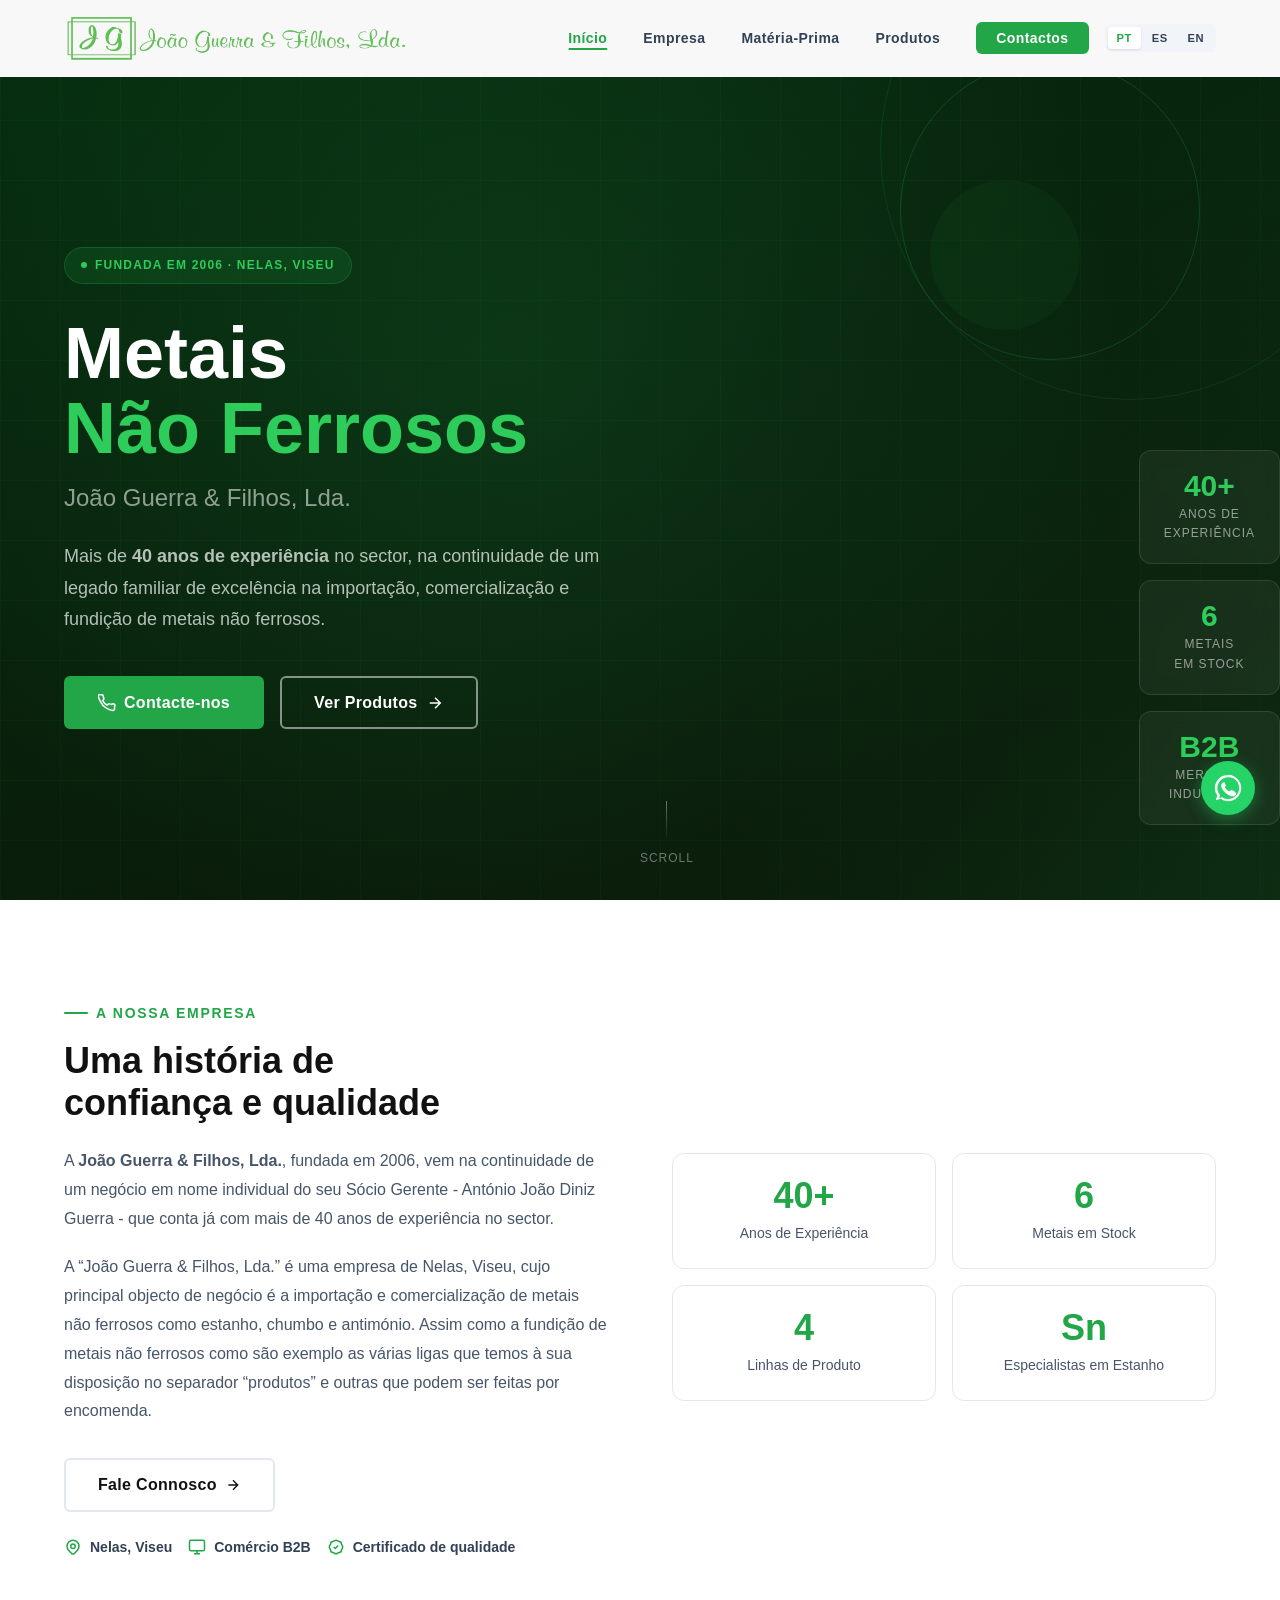
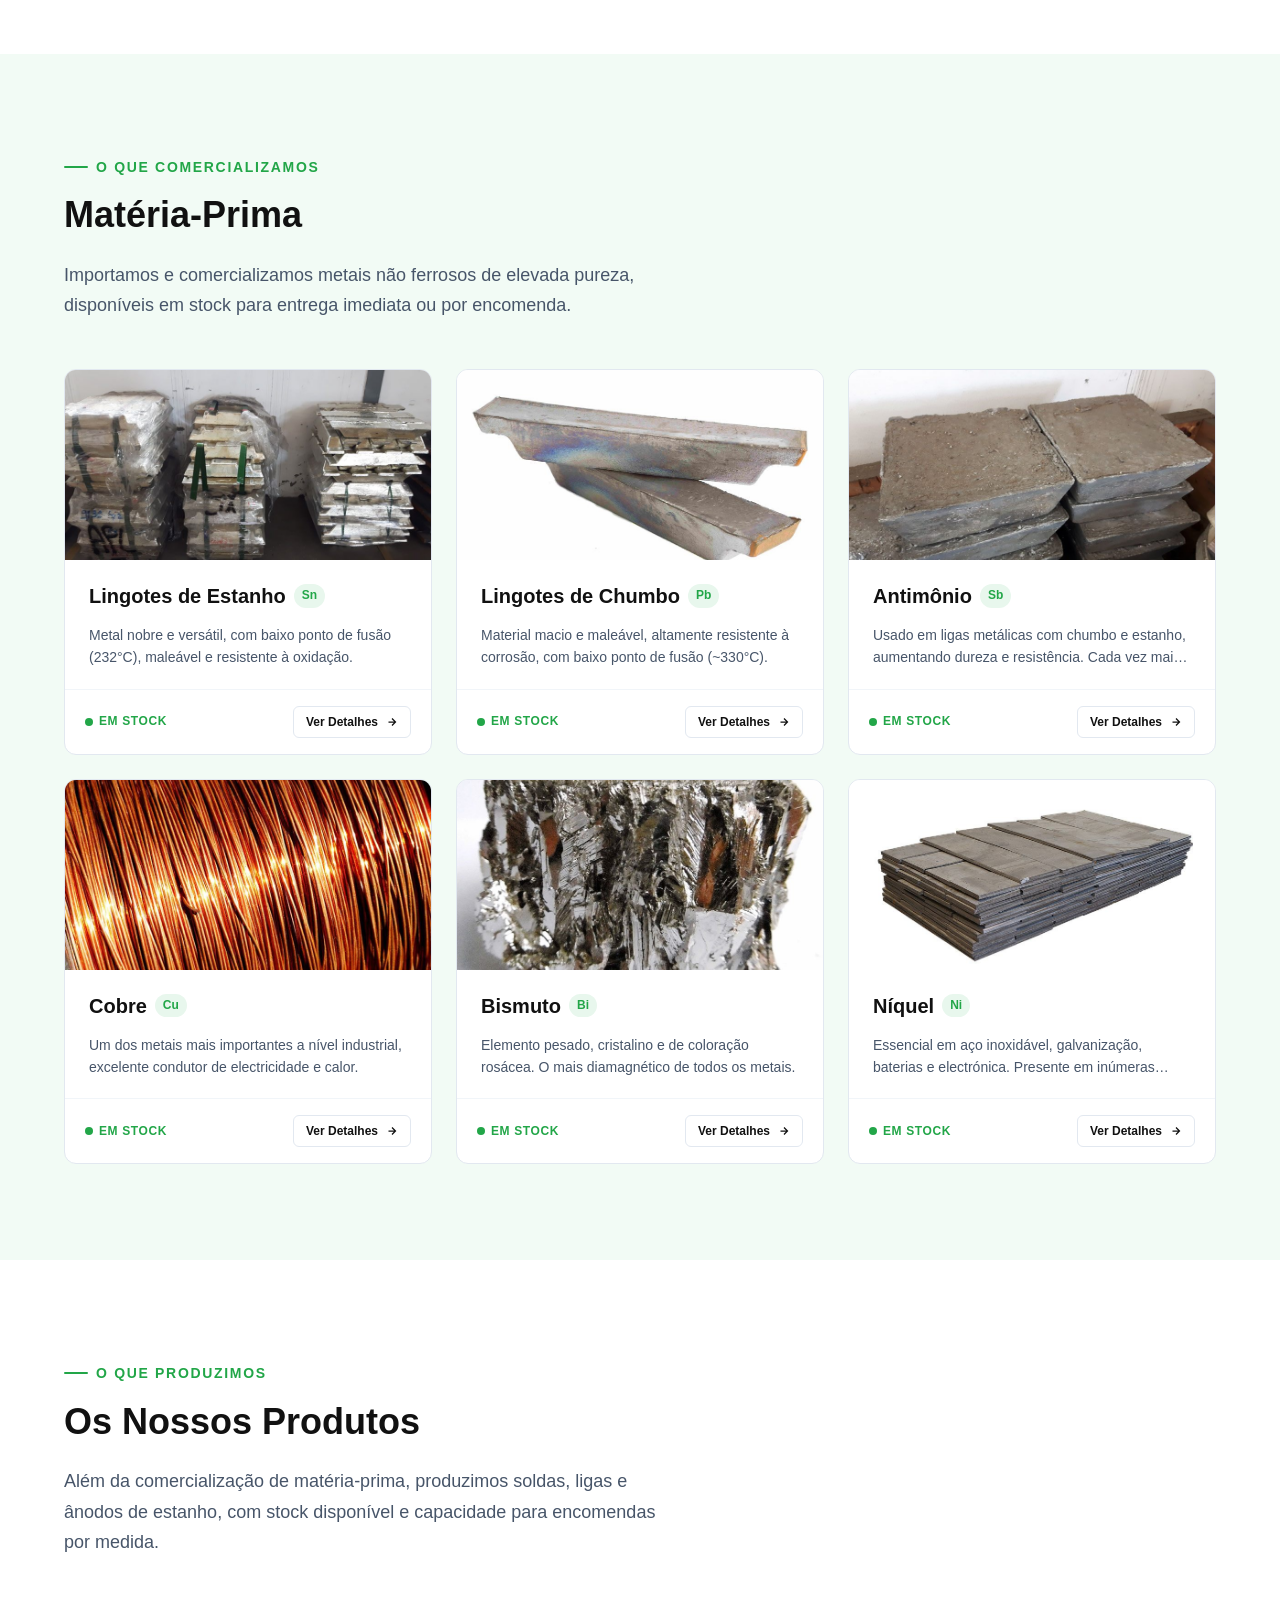
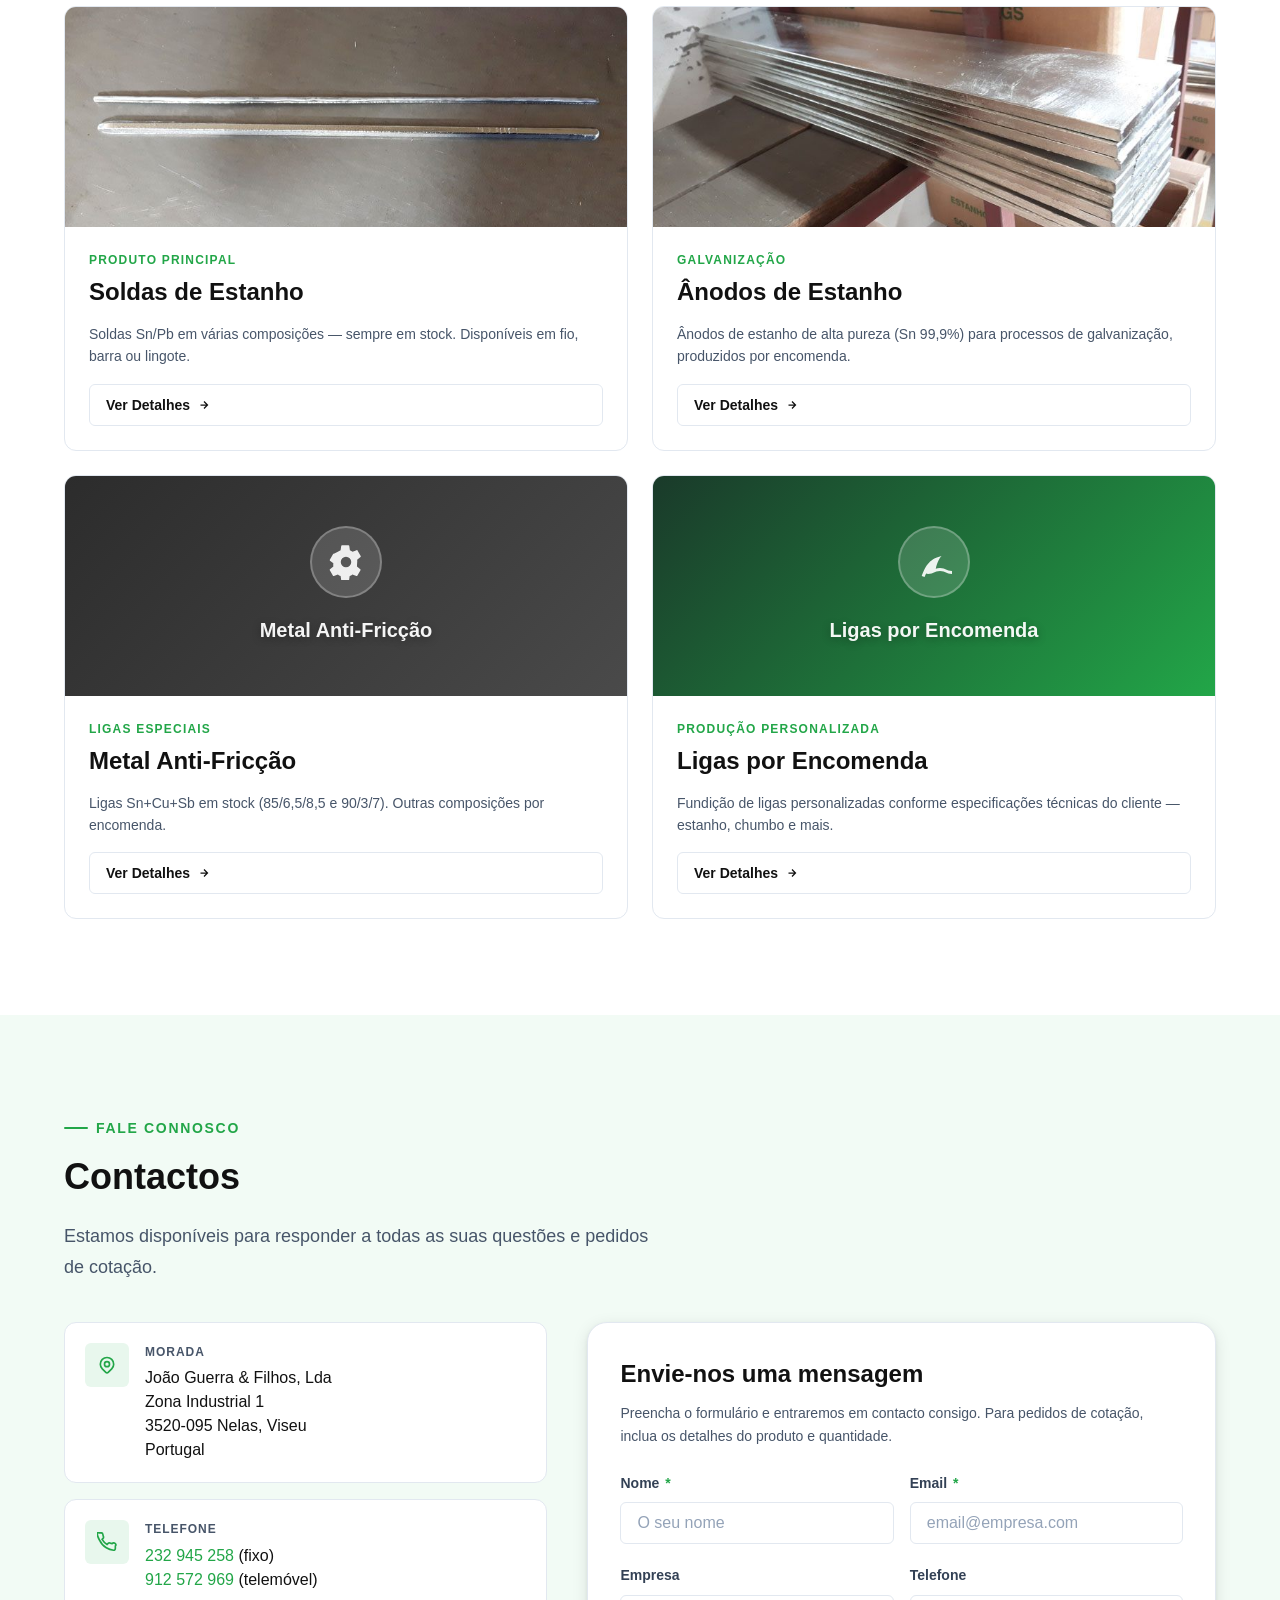
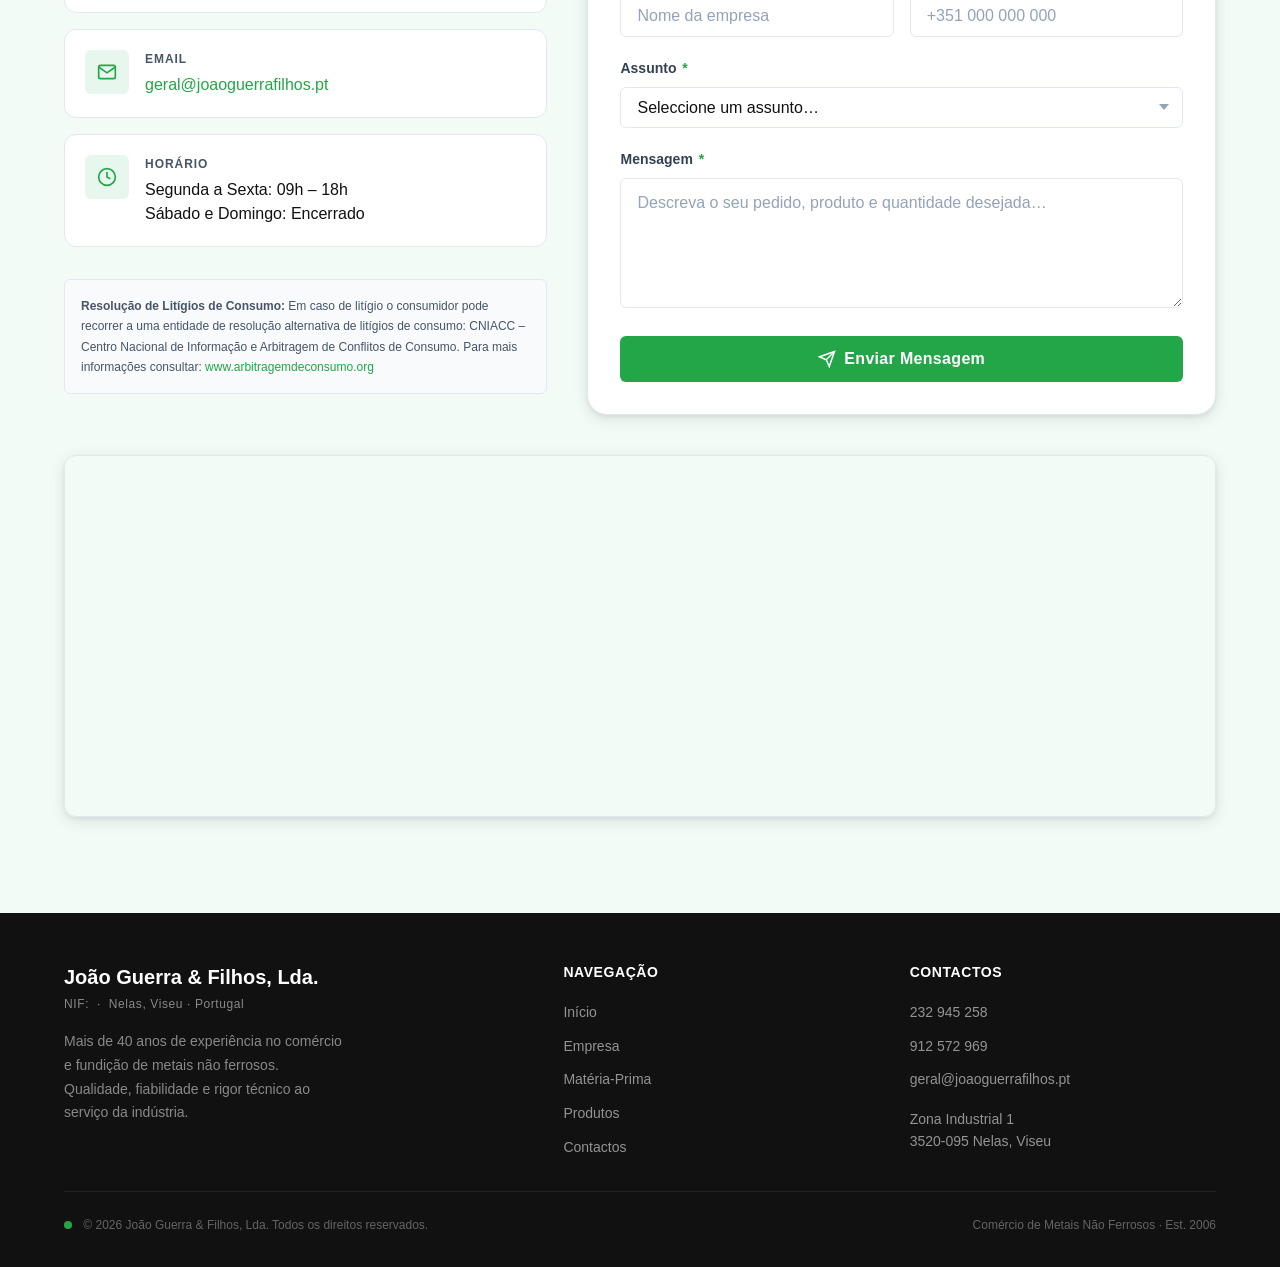
<file: index.html>
<!DOCTYPE html>
<html lang="pt">
<head>
  <meta charset="UTF-8" />
  <meta name="viewport" content="width=device-width, initial-scale=1.0" />

  <link rel="icon" href="images/logo.ico" type="image/x-icon">
  <!-- SEO -->
  <title>João Guerra &amp; Filhos, Lda. — Comércio de Metais Não Ferrosos | Nelas, Viseu</title>
  <meta name="description" content="João Guerra &amp; Filhos, Lda. — Empresa familiar de comércio e fundição de metais não ferrosos em Nelas, Viseu. Mais de 40 anos de experiência em estanho, chumbo, antimónio, cobre, bismuto e níquel. Soldas, ânodos e ligas por encomenda." />
  <meta name="keywords" content="metais não ferrosos, estanho, chumbo, antimónio, cobre, bismuto, níquel, soldas estanho, ânodos estanho, metal anti-fricção, Nelas, Viseu" />
  <meta name="author" content="João Guerra &amp; Filhos, Lda." />
  <meta name="robots" content="index, follow" />

  <!-- Segurança: restringe de onde o site pode carregar recursos/scripts -->
  <meta http-equiv="Content-Security-Policy" content="default-src 'self'; script-src 'self' 'unsafe-inline'; style-src 'self' 'unsafe-inline' https://fonts.googleapis.com; font-src 'self' https://fonts.gstatic.com; img-src 'self' data: https:; connect-src 'self' https://formspree.io; frame-src https://www.google.com; object-src 'none'; base-uri 'self'; form-action 'self' https://formspree.io;" />

  <!-- Open Graph -->
  <meta property="og:title" content="João Guerra &amp; Filhos, Lda. — Metais Não Ferrosos" />
  <meta property="og:description" content="Mais de 40 anos de experiência no comércio e fundição de metais não ferrosos. Soldas, ânodos e ligas em Nelas, Viseu." />
  <meta property="og:type" content="website" />
  <meta property="og:url" content="https://www.joaoguerrafilhos.pt" />
  <meta property="og:locale" content="pt_PT" />

  <!-- Fonts -->
  <link rel="preconnect" href="https://fonts.googleapis.com" />
  <link rel="preconnect" href="https://fonts.gstatic.com" crossorigin />
  <link href="https://fonts.googleapis.com/css2?family=Inter:wght@300;400;500;600;700&family=Outfit:wght@400;500;600;700;800;900&display=swap" rel="stylesheet" />

  <!-- Favicon -->
  <link rel="icon" href="favicon.svg" type="image/svg+xml" />

  <!-- Stylesheet -->
  <link rel="stylesheet" href="css/style.css" />
</head>

<body>

  <!-- =============================================
       NAVBAR
       ============================================= -->
  <nav class="navbar" id="navbar" role="navigation" aria-label="Menu principal">
    <div class="container">
      <div class="navbar__inner">

        <a href="#home" class="navbar__logo" aria-label="João Guerra & Filhos - Início">
          <img src="images/logo.png" alt="João Guerra & Filhos, Lda." class="navbar__logo-img" />
        </a>

        <!-- Desktop Navigation -->
        <ul class="navbar__nav" role="list">
          <li><a href="#home"         class="navbar__link active" id="nav-home" data-i18n="nav.home">Início</a></li>
          <li><a href="#empresa"      class="navbar__link" id="nav-empresa" data-i18n="nav.company">Empresa</a></li>
          <li><a href="#materia-prima" class="navbar__link" id="nav-materia" data-i18n="nav.rawmaterial">Matéria-Prima</a></li>
          <li><a href="#produtos"     class="navbar__link" id="nav-produtos" data-i18n="nav.products">Produtos</a></li>
          <li><a href="#contactos"    class="navbar__link navbar__cta" id="nav-contactos" data-i18n="nav.contact">Contactos</a></li>
          <li class="lang-switcher" aria-label="Escolher idioma">
            <button type="button" class="lang-switcher__btn" data-lang="pt">PT</button>
            <button type="button" class="lang-switcher__btn" data-lang="es">ES</button>
            <button type="button" class="lang-switcher__btn" data-lang="en">EN</button>
          </li>
        </ul>

        <!-- Mobile Hamburger -->
        <button class="navbar__hamburger" id="hamburger-btn" aria-label="Abrir menu" aria-expanded="false" aria-controls="mobile-nav">
          <span></span>
          <span></span>
          <span></span>
        </button>

      </div>
    </div>

    <!-- Mobile Navigation -->
    <nav class="navbar__mobile" id="mobile-nav" role="navigation" aria-label="Menu mobile">
      <a href="#home"         class="navbar__link" id="mnav-home" data-i18n="nav.home">Início</a>
      <a href="#empresa"      class="navbar__link" id="mnav-empresa" data-i18n="nav.company">Empresa</a>
      <a href="#materia-prima" class="navbar__link" id="mnav-materia" data-i18n="nav.rawmaterial">Matéria-Prima</a>
      <a href="#produtos"     class="navbar__link" id="mnav-produtos" data-i18n="nav.products">Produtos</a>
      <a href="#contactos"    class="navbar__link navbar__cta" id="mnav-contactos" data-i18n="nav.contact">Contactos</a>
      <div class="lang-switcher lang-switcher--mobile" aria-label="Escolher idioma">
        <button type="button" class="lang-switcher__btn" data-lang="pt">PT</button>
        <button type="button" class="lang-switcher__btn" data-lang="es">ES</button>
        <button type="button" class="lang-switcher__btn" data-lang="en">EN</button>
      </div>
    </nav>
  </nav>


  <!-- =============================================
       HERO
       ============================================= -->
  <section class="hero" id="home" aria-labelledby="hero-title">
    <div class="hero__bg" aria-hidden="true" id="hero-default-bg"></div>
    <div class="hero__grid" aria-hidden="true" id="hero-default-grid"></div>

    <!-- Decorative circles -->
    <div class="hero__circle hero__circle--1" aria-hidden="true"></div>
    <div class="hero__circle hero__circle--2" aria-hidden="true"></div>
    <div class="hero__circle hero__circle--3" aria-hidden="true"></div>

    <!-- Image Slider (Carrossel) -->
    <div class="hero__slider" id="hero-slider" style="display: none;">
      <div class="hero__slides" id="hero-slides"></div>
      <div class="hero__overlay" aria-hidden="true"></div>
      <button class="hero__arrow hero__arrow--prev" id="hero-prev" aria-label="Imagem anterior">
        <svg viewBox="0 0 24 24" fill="none" stroke="currentColor" stroke-width="2.5"><path d="M15 18l-6-6 6-6"/></svg>
      </button>
      <button class="hero__arrow hero__arrow--next" id="hero-next" aria-label="Próxima imagem">
        <svg viewBox="0 0 24 24" fill="none" stroke="currentColor" stroke-width="2.5"><path d="M9 18l6-6-6-6"/></svg>
      </button>
      <div class="hero__slider-dots" id="hero-dots"></div>
    </div>

    <div class="container">
      <div class="hero__content">

        <div class="hero__badge">
          <span class="hero__badge-dot" aria-hidden="true"></span>
          <span data-i18n="hero.badge">Fundada em 2006 · Nelas, Viseu</span>
        </div>

        <h1 class="hero__title" id="hero-title" data-i18n-html="hero.title">
          Metais <span class="hero__title-green">Não&nbsp;Ferrosos</span>
        </h1>

        <p class="hero__subtitle-company">
          João Guerra &amp; Filhos, Lda.
        </p>

        <p class="hero__description" data-i18n-html="hero.description">
          Mais de <strong>40 anos de experiência</strong> no sector, na continuidade de um legado familiar de excelência na importação, comercialização e fundição de metais não ferrosos.
        </p>

        <div class="hero__actions">
          <a href="#contactos" class="btn btn-primary" id="hero-cta-contact">
            <svg width="18" height="18" viewBox="0 0 24 24" fill="none" stroke="currentColor" stroke-width="2" aria-hidden="true"><path d="M22 16.92v3a2 2 0 01-2.18 2 19.79 19.79 0 01-8.63-3.07A19.5 19.5 0 013.07 9.81a19.79 19.79 0 01-3.07-8.67A2 2 0 012 .98h3a2 2 0 012 1.72c.127.96.361 1.903.7 2.81a2 2 0 01-.45 2.11L6.09 8.91a16 16 0 006 6l1.27-1.27a2 2 0 012.11-.45c.907.339 1.85.573 2.81.7A2 2 0 0122 16.92z"/></svg>
            <span data-i18n="hero.cta.contact">Contacte-nos</span>
          </a>
          <a href="#produtos" class="btn btn-outline" id="hero-cta-products">
            <span data-i18n="hero.cta.products">Ver Produtos</span>
            <svg width="18" height="18" viewBox="0 0 24 24" fill="none" stroke="currentColor" stroke-width="2" aria-hidden="true"><path d="M5 12h14M12 5l7 7-7 7"/></svg>
          </a>
        </div>

      </div>
    </div>

    <!-- Floating stats -->
    <div class="hero__stats" aria-label="Destaques da empresa">
      <div class="hero__stat">
        <div class="hero__stat-value">40+</div>
        <div class="hero__stat-label" data-i18n-html="hero.stat1.label">Anos de<br/>Experiência</div>
      </div>
      <div class="hero__stat">
        <div class="hero__stat-value">6</div>
        <div class="hero__stat-label" data-i18n-html="hero.stat2.label">Metais<br/>em Stock</div>
      </div>
      <div class="hero__stat">
        <div class="hero__stat-value">B2B</div>
        <div class="hero__stat-label" data-i18n-html="hero.stat3.label">Mercado<br/>Industrial</div>
      </div>
    </div>

    <!-- Scroll indicator -->
    <div class="hero__scroll" aria-hidden="true">
      <div class="hero__scroll-line"></div>
      <span data-i18n="hero.scroll">Scroll</span>
    </div>
  </section>


  <!-- =============================================
       EMPRESA
       ============================================= -->
  <section class="section" id="empresa" aria-labelledby="empresa-title">
    <div class="container">
      <div class="empresa__grid">

        <!-- Text column -->
        <div class="reveal reveal-left">
          <span class="section-label" aria-hidden="true" data-i18n="empresa.label">A Nossa Empresa</span>
          <h2 class="section-title" id="empresa-title" data-i18n-html="empresa.title">
            Uma história de<br/>confiança e qualidade
          </h2>

          <div class="empresa__text">
            <p data-i18n-html="empresa.p1">
              A <strong>Jo&atilde;o Guerra &amp; Filhos, Lda.</strong>, fundada em 2006, vem na continuidade de um neg&oacute;cio em nome individual do seu S&oacute;cio Gerente - Ant&oacute;nio Jo&atilde;o Diniz Guerra - que conta j&aacute; com mais de 40 anos de experi&ecirc;ncia no sector.
            </p>
            <p data-i18n-html="empresa.p2">
              A &ldquo;Jo&atilde;o Guerra &amp; Filhos, Lda.&rdquo; &eacute; uma empresa de Nelas, Viseu, cujo principal objecto de neg&oacute;cio &eacute; a importa&ccedil;&atilde;o e comercializa&ccedil;&atilde;o de metais n&atilde;o ferrosos como estanho, chumbo e antim&oacute;nio. Assim como a fundi&ccedil;&atilde;o de metais n&atilde;o ferrosos como s&atilde;o exemplo as v&aacute;rias ligas que temos &agrave; sua disposi&ccedil;&atilde;o no separador &ldquo;produtos&rdquo; e outras que podem ser feitas por encomenda.
            </p>

            <a href="#contactos" class="btn btn-outline-dark" id="empresa-cta">
              <span data-i18n="empresa.cta">Fale Connosco</span>
              <svg width="16" height="16" viewBox="0 0 24 24" fill="none" stroke="currentColor" stroke-width="2" aria-hidden="true"><path d="M5 12h14M12 5l7 7-7 7"/></svg>
            </a>
          </div>

          <div class="empresa__icon-row">
            <div class="empresa__icon-item">
              <svg viewBox="0 0 24 24" fill="none" stroke="currentColor" stroke-width="2" aria-hidden="true"><path d="M17.657 16.657L13.414 20.9a1.998 1.998 0 01-2.827 0l-4.244-4.243a8 8 0 1111.314 0z"/><path d="M15 11a3 3 0 11-6 0 3 3 0 016 0z"/></svg>
              Nelas, Viseu
            </div>
            <div class="empresa__icon-item">
              <svg viewBox="0 0 24 24" fill="none" stroke="currentColor" stroke-width="2" aria-hidden="true"><rect x="2" y="3" width="20" height="14" rx="2"/><path d="M8 21h8M12 17v4"/></svg>
              <span data-i18n="empresa.icon2">Comércio B2B</span>
            </div>
            <div class="empresa__icon-item">
              <svg viewBox="0 0 24 24" fill="none" stroke="currentColor" stroke-width="2" aria-hidden="true"><path d="M9 12l2 2 4-4M7.835 4.697a3.42 3.42 0 001.946-.806 3.42 3.42 0 014.438 0 3.42 3.42 0 001.946.806 3.42 3.42 0 013.138 3.138 3.42 3.42 0 00.806 1.946 3.42 3.42 0 010 4.438 3.42 3.42 0 00-.806 1.946 3.42 3.42 0 01-3.138 3.138 3.42 3.42 0 00-1.946.806 3.42 3.42 0 01-4.438 0 3.42 3.42 0 00-1.946-.806 3.42 3.42 0 01-3.138-3.138 3.42 3.42 0 00-.806-1.946 3.42 3.42 0 010-4.438 3.42 3.42 0 00.806-1.946 3.42 3.42 0 013.138-3.138z"/></svg>
              <span data-i18n="empresa.icon3">Certificado de qualidade</span>
            </div>
          </div>
        </div>

        <!-- Stats/Highlights column -->
        <div class="reveal reveal-right">
          <div class="empresa__highlights">
            <div class="highlight-card reveal delay-1">
              <div class="highlight-card__value">40+</div>
              <div class="highlight-card__label" data-i18n="empresa.highlight1.label">Anos de Experiência</div>
            </div>
            <div class="highlight-card reveal delay-2">
              <div class="highlight-card__value">6</div>
              <div class="highlight-card__label" data-i18n="empresa.highlight2.label">Metais em Stock</div>
            </div>
            <div class="highlight-card reveal delay-3">
              <div class="highlight-card__value">4</div>
              <div class="highlight-card__label" data-i18n="empresa.highlight3.label">Linhas de Produto</div>
            </div>
            <div class="highlight-card reveal delay-4">
              <div class="highlight-card__value">Sn</div>
              <div class="highlight-card__label" data-i18n="empresa.highlight4.label">Especialistas em Estanho</div>
            </div>
          </div>
        </div>

      </div>
    </div>
  </section>


  <!-- =============================================
       MATÉRIA-PRIMA
       ============================================= -->
  <section class="section section--alt" id="materia-prima" aria-labelledby="materia-title">
    <div class="container">

      <div class="reveal">
        <span class="section-label" aria-hidden="true" data-i18n="materia.label">O Que Comercializamos</span>
        <h2 class="section-title" id="materia-title" data-i18n="materia.title">Matéria-Prima</h2>
        <p class="section-subtitle" data-i18n="materia.subtitle">
          Importamos e comercializamos metais não ferrosos de elevada pureza, disponíveis em stock para entrega imediata ou por encomenda.
        </p>
      </div>

      <div class="materia-grid" id="materia-grid">
        <!-- Renderizado dinamicamente por main.js -->
      </div>
    </div>
  </section>



  <!-- =============================================
       PRODUTOS
       ============================================= -->
  <section class="section" id="produtos" aria-labelledby="produtos-title">
    <div class="container">

      <div class="reveal">
        <span class="section-label" aria-hidden="true" data-i18n="produtos.label">O Que Produzimos</span>
        <h2 class="section-title" id="produtos-title" data-i18n="produtos.title">Os Nossos Produtos</h2>
      </div>

      <div class="produtos-intro reveal">
        <p class="section-subtitle" data-i18n="produtos.subtitle">
          Além da comercialização de matéria-prima, produzimos soldas, ligas e ânodos de estanho, com stock disponível e capacidade para encomendas por medida.
        </p>
      </div>

      <div class="produtos-grid" id="produtos-grid">
        <!-- Renderizado dinamicamente por main.js -->
      </div>
    </div>
  </section>


  <!-- =============================================
       NOTÍCIAS
       ============================================= -->
  <section class="section" id="noticias" aria-labelledby="noticias-title" style="display:none">
    <div class="container">

      <div class="reveal">
        <span class="section-label" aria-hidden="true" data-i18n="news.label">Novidades</span>
        <h2 class="section-title" id="noticias-title" data-i18n-html="news.title">Notícias &amp; Novidades</h2>
      </div>

      <div class="news-grid" id="news-grid">
        <!-- Renderizado dinamicamente por main.js -->
      </div>
    </div>
  </section>


  <!-- =============================================
       CONTACTOS
       ============================================= -->
  <section class="section section--alt" id="contactos" aria-labelledby="contactos-title">
    <div class="container">

      <div class="reveal">
        <span class="section-label" aria-hidden="true" data-i18n="contactos.label">Fale Connosco</span>
        <h2 class="section-title" id="contactos-title" data-i18n="contactos.title">Contactos</h2>
        <p class="section-subtitle" style="margin-bottom: var(--space-10);" data-i18n="contactos.subtitle">
          Estamos dispon&iacute;veis para responder a todas as suas quest&otilde;es e pedidos de cota&ccedil;&atilde;o.
        </p>
      </div>

      <!-- Top: Info | Form -->
      <div class="contactos__top">

        <!-- Info column -->
        <div class="reveal reveal-left">
          <div class="contactos__items">

            <div class="contact-item" id="contact-address">
              <div class="contact-item__icon" aria-hidden="true">
                <svg viewBox="0 0 24 24" fill="none" stroke="currentColor" stroke-width="2"><path d="M17.657 16.657L13.414 20.9a1.998 1.998 0 01-2.827 0l-4.244-4.243a8 8 0 1111.314 0z"/><path d="M15 11a3 3 0 11-6 0 3 3 0 016 0z"/></svg>
              </div>
              <div>
                <div class="contact-item__label" data-i18n="contact.address.label">Morada</div>
                <div class="contact-item__value">
                  Jo&atilde;o Guerra &amp; Filhos, Lda<br/>
                  Zona Industrial 1<br/>
                  3520-095 Nelas, Viseu<br/>
                  Portugal
                </div>
              </div>
            </div>

            <div class="contact-item" id="contact-phone">
              <div class="contact-item__icon" aria-hidden="true">
                <svg viewBox="0 0 24 24" fill="none" stroke="currentColor" stroke-width="2"><path d="M22 16.92v3a2 2 0 01-2.18 2 19.79 19.79 0 01-8.63-3.07A19.5 19.5 0 013.07 9.81a19.79 19.79 0 01-3.07-8.67A2 2 0 012 .98h3a2 2 0 012 1.72c.127.96.361 1.903.7 2.81a2 2 0 01-.45 2.11L6.09 8.91a16 16 0 006 6l1.27-1.27a2 2 0 012.11-.45c.907.339 1.85.573 2.81.7A2 2 0 0122 16.92z"/></svg>
              </div>
              <div>
                <div class="contact-item__label" data-i18n="contact.phone.label">Telefone</div>
                <div class="contact-item__value">
                  <a href="tel:+351232945258">232 945 258</a> <span data-i18n="contact.phone.suffix1">(fixo)</span><br/>
                  <a href="tel:+351912572969">912 572 969</a> <span data-i18n="contact.phone.suffix2">(telemóvel)</span>
                </div>
              </div>
            </div>

            <div class="contact-item" id="contact-email">
              <div class="contact-item__icon" aria-hidden="true">
                <svg viewBox="0 0 24 24" fill="none" stroke="currentColor" stroke-width="2"><path d="M4 4h16c1.1 0 2 .9 2 2v12c0 1.1-.9 2-2 2H4c-1.1 0-2-.9-2-2V6c0-1.1.9-2 2-2z"/><polyline points="22,6 12,13 2,6"/></svg>
              </div>
              <div>
                <div class="contact-item__label" data-i18n="contact.email.label">Email</div>
                <div class="contact-item__value">
                  <a href="mailto:geral@joaoguerrafilhos.pt">geral@joaoguerrafilhos.pt</a>
                </div>
              </div>
            </div>

            <div class="contact-item" id="contact-hours">
              <div class="contact-item__icon" aria-hidden="true">
                <svg viewBox="0 0 24 24" fill="none" stroke="currentColor" stroke-width="2"><circle cx="12" cy="12" r="10"/><polyline points="12 6 12 12 16 14"/></svg>
              </div>
              <div>
                <div class="contact-item__label" data-i18n="contact.hours.label">Hor&aacute;rio</div>
                <div class="contact-item__value" data-i18n-html="contact.hours.value">
                  Segunda a Sexta: 09h &ndash; 18h<br/>
                  S&aacute;bado e Domingo: Encerrado
                </div>
              </div>
            </div>

          </div>

          <div class="contactos__litigio" style="margin-top: var(--space-5);" data-i18n-html="contact.litigio">
            <strong>Resolu&ccedil;&atilde;o de Lit&iacute;gios de Consumo:</strong> Em caso de lit&iacute;gio o consumidor pode recorrer a uma entidade de resolu&ccedil;&atilde;o alternativa de lit&iacute;gios de consumo: CNIACC &ndash; Centro Nacional de Informa&ccedil;&atilde;o e Arbitragem de Conflitos de Consumo. Para mais informa&ccedil;&otilde;es consultar: <a href="http://www.arbitragemdeconsumo.org/" target="_blank" rel="noopener noreferrer">www.arbitragemdeconsumo.org</a>
          </div>
        </div>

        <!-- Contact Form -->
        <div class="reveal reveal-right">
          <div class="contact-form-card">

            <!-- Success state (shown after submission) -->
            <div class="form-success-state" id="form-success" role="alert" aria-live="polite">
              <div class="form-success-state__icon" aria-hidden="true">
                <svg viewBox="0 0 24 24" fill="none" stroke="currentColor" stroke-width="2.5"><path d="M20 6L9 17l-5-5"/></svg>
              </div>
              <div class="form-success-state__title" data-i18n="form.success.title">Mensagem Enviada!</div>
              <p class="form-success-state__text" data-i18n="form.success.text">
                Obrigado pelo contacto. Responderemos o mais brevemente poss&iacute;vel, normalmente no pr&oacute;ximo dia &uacute;til.
              </p>
            </div>

            <!-- Form -->
            <form id="contact-form" novalidate>
              <h3 class="contact-form-card__title" data-i18n="form.title">Envie-nos uma mensagem</h3>
              <p class="contact-form-card__subtitle" data-i18n="form.subtitle">
                Preencha o formul&aacute;rio e entraremos em contacto consigo. Para pedidos de cota&ccedil;&atilde;o, inclua os detalhes do produto e quantidade.
              </p>

              <div id="form-alert-error" class="form-alert-error" role="alert" data-i18n="form.alertError">
                Ocorreu um erro ao enviar a mensagem. Por favor tente novamente ou contacte-nos por email.
              </div>

              <div class="form-row">
                <div class="form-group" id="fg-name">
                  <label class="form-label" for="field-name"><span data-i18n="form.name.label">Nome</span> <span class="req" aria-hidden="true">*</span></label>
                  <input
                    class="form-input"
                    type="text"
                    id="field-name"
                    name="name"
                    placeholder="O seu nome"
                    data-i18n-placeholder="form.name.placeholder"
                    autocomplete="name"
                    required
                  />
                  <span class="form-error-msg" id="err-name" data-i18n="form.name.error">Por favor indique o seu nome.</span>
                </div>
                <div class="form-group" id="fg-email">
                  <label class="form-label" for="field-email"><span data-i18n="form.email.label">Email</span> <span class="req" aria-hidden="true">*</span></label>
                  <input
                    class="form-input"
                    type="email"
                    id="field-email"
                    name="email"
                    placeholder="email@empresa.com"
                    data-i18n-placeholder="form.email.placeholder"
                    autocomplete="email"
                    required
                  />
                  <span class="form-error-msg" id="err-email" data-i18n="form.email.error">Por favor indique um email v&aacute;lido.</span>
                </div>
              </div>

              <div class="form-row">
                <div class="form-group" id="fg-company">
                  <label class="form-label" for="field-company" data-i18n="form.company.label">Empresa</label>
                  <input
                    class="form-input"
                    type="text"
                    id="field-company"
                    name="company"
                    placeholder="Nome da empresa"
                    data-i18n-placeholder="form.company.placeholder"
                    autocomplete="organization"
                  />
                </div>
                <div class="form-group" id="fg-phone">
                  <label class="form-label" for="field-phone" data-i18n="form.phone.label">Telefone</label>
                  <input
                    class="form-input"
                    type="tel"
                    id="field-phone"
                    name="phone"
                    placeholder="+351 000 000 000"
                    data-i18n-placeholder="form.phone.placeholder"
                    autocomplete="tel"
                  />
                </div>
              </div>

              <div class="form-group" id="fg-subject">
                <label class="form-label" for="field-subject"><span data-i18n="form.subject.label">Assunto</span> <span class="req" aria-hidden="true">*</span></label>
                <div class="form-select-wrap">
                  <select class="form-select form-input" id="field-subject" name="subject" required>
                    <option value="" disabled selected data-i18n="form.subject.placeholder">Seleccione um assunto&hellip;</option>
                    <option value="Pedido de Cotação — Matéria-Prima" data-i18n="form.subject.opt1">Pedido de Cota&ccedil;&atilde;o &mdash; Mat&eacute;ria-Prima</option>
                    <option value="Pedido de Cotação — Soldas de Estanho" data-i18n="form.subject.opt2">Pedido de Cota&ccedil;&atilde;o &mdash; Soldas de Estanho</option>
                    <option value="Pedido de Cotação — Ânodos de Estanho" data-i18n="form.subject.opt3">Pedido de Cota&ccedil;&atilde;o &mdash; &Acirc;nodos de Estanho</option>
                    <option value="Pedido de Cotação — Metal Anti-Fricção" data-i18n="form.subject.opt4">Pedido de Cota&ccedil;&atilde;o &mdash; Metal Anti-Fric&ccedil;&atilde;o</option>
                    <option value="Pedido de Cotação — Ligas por Encomenda" data-i18n="form.subject.opt5">Pedido de Cota&ccedil;&atilde;o &mdash; Ligas por Encomenda</option>
                    <option value="Informação Geral" data-i18n="form.subject.opt6">Informa&ccedil;&atilde;o Geral</option>
                    <option value="Outro Assunto" data-i18n="form.subject.opt7">Outro Assunto</option>
                  </select>
                </div>
                <span class="form-error-msg" id="err-subject" data-i18n="form.subject.error">Por favor seleccione um assunto.</span>
              </div>

              <div class="form-group" id="fg-message">
                <label class="form-label" for="field-message"><span data-i18n="form.message.label">Mensagem</span> <span class="req" aria-hidden="true">*</span></label>
                <textarea
                  class="form-textarea"
                  id="field-message"
                  name="message"
                  placeholder="Descreva o seu pedido, produto e quantidade desejada&hellip;"
                  data-i18n-placeholder="form.message.placeholder"
                  required
                ></textarea>
                <span class="form-error-msg" id="err-message" data-i18n="form.message.error">Por favor escreva a sua mensagem.</span>
              </div>

              <div class="form-group">
                <button type="submit" class="form-submit-btn" id="form-submit-btn">
                  <span class="btn-text" style="display:flex;align-items:center;gap:8px;">
                    <svg viewBox="0 0 24 24" fill="none" stroke="currentColor" stroke-width="2" aria-hidden="true"><line x1="22" y1="2" x2="11" y2="13"/><polygon points="22 2 15 22 11 13 2 9 22 2"/></svg>
                    <span data-i18n="form.submit">Enviar Mensagem</span>
                  </span>
                  <span class="btn-spinner" aria-hidden="true"></span>
                </button>
              </div>

            </form>
          </div>
        </div>

      </div><!-- /.contactos__top -->

      <!-- Map — full width below -->
      <div class="reveal">
        <div class="contactos__map-full">
<iframe src="https://www.google.com/maps/embed?pb=!1m14!1m8!1m3!1d2335.888160368029!2d-7.833979415681619!3d40.54930143276821!3m2!1i1024!2i768!4f13.1!3m3!1m2!1s0xd23320655791933%3A0xaaecda21505e6c84!2sJo%C3%A3o%20Guerra%20%26%20Filhos%2C%20Lda!5e0!3m2!1spt-BR!2sus!4v1784329889098!5m2!1spt-BR!2sus" width="600" height="450" style="border:0;" allowfullscreen="" loading="lazy" referrerpolicy="strict-origin-when-cross-origin"></iframe>
        </div>
      </div>

    </div>
  </section>


  <!-- =============================================
       FOOTER
       ============================================= -->
  <footer class="footer" role="contentinfo">
    <div class="container">
      <div class="footer__inner">

        <!-- Brand -->
        <div class="footer__brand">
          <div class="footer__logo-text">
            João Guerra &amp; Filhos, Lda.
            <span>NIF: <!--SUBSTITUIR--> &nbsp;·&nbsp; Nelas, Viseu · Portugal</span>
          </div>
          <p class="footer__tagline" data-i18n="footer.tagline">
            Mais de 40 anos de experiência no comércio e fundição de metais não ferrosos. Qualidade, fiabilidade e rigor técnico ao serviço da indústria.
          </p>
        </div>

        <!-- Links -->
        <nav aria-label="Navegação de rodapé">
          <div class="footer__col-title" data-i18n="footer.nav.title">Navegação</div>
          <ul class="footer__links" role="list">
            <li><a href="#home"          class="footer__link" data-i18n="nav.home">Início</a></li>
            <li><a href="#empresa"       class="footer__link" data-i18n="nav.company">Empresa</a></li>
            <li><a href="#materia-prima" class="footer__link" data-i18n="nav.rawmaterial">Matéria-Prima</a></li>
            <li><a href="#produtos"      class="footer__link" data-i18n="nav.products">Produtos</a></li>
            <li><a href="#contactos"     class="footer__link" data-i18n="nav.contact">Contactos</a></li>
          </ul>
        </nav>

        <!-- Contactos -->
        <div>
          <div class="footer__col-title" data-i18n="footer.contact.title">Contactos</div>
          <ul class="footer__links" role="list">
            <li><a href="tel:+351232945258"               class="footer__link">232 945 258</a></li>
            <li><a href="tel:+351912572969"               class="footer__link">912 572 969</a></li>
            <li><a href="mailto:geral@joaoguerrafilhos.pt" class="footer__link">geral@joaoguerrafilhos.pt</a></li>
            <li class="footer__link" style="cursor:default; margin-top:.5rem;">Zona Industrial 1<br/>3520-095 Nelas, Viseu</li>
          </ul>
        </div>

      </div>

      <!-- Bottom bar -->
      <div class="footer__bottom">
        <span>
          <span class="footer__green-dot" aria-hidden="true"></span>
          &copy; <span id="footer-year">2025</span> João Guerra &amp; Filhos, Lda. <span data-i18n="footer.bottom.rights">Todos os direitos reservados.</span>
        </span>
        <span>
          <span data-i18n="footer.bottom.tagline">Comércio de Metais Não Ferrosos · Est. 2006</span>
        </span>
      </div>
    </div>
  </footer>


  <!-- =============================================
       WHATSAPP FLOATING BUTTON
       ============================================= -->
  <a href="#" id="whatsapp-float-btn" class="whatsapp-float" target="_blank" rel="noopener noreferrer" aria-label="Fale connosco no WhatsApp" title="Fale connosco no WhatsApp" style="display:none;">
    <svg viewBox="0 0 32 32" class="whatsapp-float__icon" fill="currentColor">
      <path d="M16 2a14 14 0 00-11.4 22.1L3 29l5.1-1.5A14 14 0 1016 2zm0 25.6a11.5 11.5 0 01-5.9-1.6l-.4-.2-3.1.9.9-3-.3-.5A11.6 11.6 0 1116 27.6zm6.3-8.6c-.3-.2-2-.9-2.3-1s-.6-.2-.8.2-.9 1.1-1.1 1.3-.4.2-.7 0a9.3 9.3 0 01-2.7-1.7 10.3 10.3 0 01-1.9-2.3c-.2-.3 0-.5.1-.7l.5-.6c.1-.2.2-.4.3-.5a.4.4 0 000-.5c-.1-.1-.8-1.9-1.1-2.6-.3-.7-.6-.6-.8-.6h-.7c-.2 0-.7.1-1 .5a4.4 4.4 0 00-1.4 3.2 7.7 7.7 0 001.6 4.1 17.7 17.7 0 006.8 6c.9.4 1.7.7 2.3.9.9.3 1.8.2 2.5.1.8-.1 2.3-.9 2.6-1.8s.3-1.6.2-1.8c-.1-.1-.4-.2-.7-.4z"/>
    </svg>
    <span class="whatsapp-float__tooltip" data-i18n="whatsapp.tooltip">Fale connosco no WhatsApp</span>
  </a>


  <!-- =============================================
       BACK TO TOP BUTTON
       ============================================= -->
  <button class="back-to-top" id="back-to-top" aria-label="Voltar ao topo" title="Voltar ao topo">
    <svg viewBox="0 0 24 24" fill="none" stroke="currentColor" stroke-width="2.5" aria-hidden="true">
      <path d="M18 15l-6-6-6 6"/>
    </svg>
  </button>


  <!-- Modais gerados dinamicamente por main.js -->
  <div id="modals-container"></div>


  <script src="js/i18n.js"></script>
  <script src="js/main.js"></script>

</body>
</html>
</file>
<file: css/style.css>
/* ============================================================
   JOÃO GUERRA & FILHOS, LDA. — STYLESHEET
   Paleta: Branco · Preto · Verde
   Tipografia: Outfit (títulos) + Inter (corpo)
   ============================================================ */

/* ── Google Fonts ── */
@import url('https://fonts.googleapis.com/css2?family=Inter:wght@300;400;500;600;700&family=Outfit:wght@400;500;600;700;800;900&display=swap');

/* ── CSS Variables (Design Tokens) ── */
:root {
  /* Cores */
  --white:        #ffffff;
  --black:        #0a0a0a;
  --dark:         #111111;
  --dark-soft:    #1e1e1e;

  --green-950:    #052e0f;
  --green-900:    #0d3b1c;
  --green-800:    #145a2a;
  --green-700:    #1a7a36;
  --green-600:    #22a648; /* verde principal */
  --green-500:    #2ecc5a; /* verde claro/hover */
  --green-100:    #e8f7ed;
  --green-50:     #f2fbf5;

  --grey-50:      #f8fafc;
  --grey-100:     #f1f5f9;
  --grey-200:     #e2e8f0;
  --grey-400:     #94a3b8;
  --grey-600:     #475569;
  --grey-700:     #334155;
  --grey-800:     #1e293b;

  /* Semânticas */
  --color-bg:          var(--white);
  --color-bg-alt:      var(--green-50);
  --color-bg-dark:     var(--green-950);
  --color-primary:     var(--green-600);
  --color-primary-dark:var(--green-800);
  --color-text:        var(--dark);
  --color-text-muted:  var(--grey-600);
  --color-border:      var(--grey-200);
  --color-card-bg:     var(--white);

  /* Tipografia */
  --font-display: 'Outfit', sans-serif;
  --font-body:    'Inter', sans-serif;

  --text-xs:   0.75rem;
  --text-sm:   0.875rem;
  --text-base: 1rem;
  --text-lg:   1.125rem;
  --text-xl:   1.25rem;
  --text-2xl:  1.5rem;
  --text-3xl:  1.875rem;
  --text-4xl:  2.25rem;
  --text-5xl:  3rem;
  --text-6xl:  3.75rem;
  --text-7xl:  4.5rem;

  /* Espaçamentos */
  --space-1:   0.25rem;
  --space-2:   0.5rem;
  --space-3:   0.75rem;
  --space-4:   1rem;
  --space-5:   1.25rem;
  --space-6:   1.5rem;
  --space-8:   2rem;
  --space-10:  2.5rem;
  --space-12:  3rem;
  --space-16:  4rem;
  --space-20:  5rem;
  --space-24:  6rem;

  /* Layout */
  --max-width: 1200px;
  --navbar-h:  76px;

  /* Efeitos */
  --radius-sm: 6px;
  --radius-md: 12px;
  --radius-lg: 20px;
  --shadow-sm: 0 1px 3px rgba(0,0,0,.08), 0 1px 2px rgba(0,0,0,.04);
  --shadow-md: 0 4px 16px rgba(0,0,0,.10), 0 2px 4px rgba(0,0,0,.06);
  --shadow-lg: 0 10px 40px rgba(0,0,0,.14), 0 4px 8px rgba(0,0,0,.06);
  --shadow-green: 0 8px 24px rgba(34,166,72,.25);

  --transition: 0.25s cubic-bezier(0.4, 0, 0.2, 1);
}

/* ── Reset & Base ── */
*, *::before, *::after { box-sizing: border-box; margin: 0; padding: 0; }

html {
  scroll-behavior: smooth;
  font-size: 16px;
  -webkit-text-size-adjust: 100%;
}

body {
  font-family: var(--font-body);
  color: var(--color-text);
  background: var(--color-bg);
  line-height: 1.6;
  overflow-x: hidden;
  -webkit-font-smoothing: antialiased;
}

img { max-width: 100%; height: auto; display: block; }
a { text-decoration: none; color: inherit; }
ul { list-style: none; }

::selection {
  background: var(--green-600);
  color: var(--white);
}

/* ── Container ── */
.container {
  width: 100%;
  max-width: var(--max-width);
  margin: 0 auto;
  padding: 0 var(--space-6);
}

/* ── Section Wrapper ── */
.section {
  padding: var(--space-24) 0;
}
.section--alt { background: var(--color-bg-alt); }
.section--dark {
  background: var(--color-bg-dark);
  color: var(--white);
}

.section-label {
  display: inline-flex;
  align-items: center;
  gap: var(--space-2);
  font-family: var(--font-display);
  font-size: var(--text-sm);
  font-weight: 600;
  letter-spacing: 0.12em;
  text-transform: uppercase;
  color: var(--color-primary);
  margin-bottom: var(--space-4);
}
.section-label::before {
  content: '';
  display: inline-block;
  width: 24px;
  height: 2px;
  background: var(--color-primary);
  border-radius: 2px;
}

.section-title {
  font-family: var(--font-display);
  font-size: var(--text-4xl);
  font-weight: 800;
  line-height: 1.15;
  color: var(--dark);
  margin-bottom: var(--space-6);
}
.section--dark .section-title { color: var(--white); }

.section-subtitle {
  font-size: var(--text-lg);
  color: var(--color-text-muted);
  max-width: 600px;
  line-height: 1.7;
}
.section--dark .section-subtitle { color: rgba(255,255,255,.65); }

/* ── Buttons ── */
.btn {
  display: inline-flex;
  align-items: center;
  justify-content: center;
  gap: var(--space-2);
  padding: var(--space-3) var(--space-8);
  font-family: var(--font-display);
  font-size: var(--text-base);
  font-weight: 600;
  border-radius: var(--radius-sm);
  border: 2px solid transparent;
  cursor: pointer;
  transition: all var(--transition);
  letter-spacing: 0.02em;
  white-space: nowrap;
}

.btn-primary {
  background: var(--color-primary);
  color: var(--white);
  border-color: var(--color-primary);
}
.btn-primary:hover {
  background: var(--green-700);
  border-color: var(--green-700);
  transform: translateY(-2px);
  box-shadow: var(--shadow-green);
}

.btn-outline {
  background: transparent;
  color: var(--white);
  border-color: rgba(255,255,255,0.5);
}
.btn-outline:hover {
  background: rgba(255,255,255,0.12);
  border-color: var(--white);
  transform: translateY(-2px);
}

.btn-outline-dark {
  background: transparent;
  color: var(--dark);
  border-color: var(--grey-200);
}
.btn-outline-dark:hover {
  border-color: var(--color-primary);
  color: var(--color-primary);
}

/* ── Animations ── */
@keyframes fadeInUp {
  from { opacity: 0; transform: translateY(28px); }
  to   { opacity: 1; transform: translateY(0); }
}
@keyframes fadeInLeft {
  from { opacity: 0; transform: translateX(-28px); }
  to   { opacity: 1; transform: translateX(0); }
}
@keyframes fadeInRight {
  from { opacity: 0; transform: translateX(28px); }
  to   { opacity: 1; transform: translateX(0); }
}
@keyframes scaleIn {
  from { opacity: 0; transform: scale(0.92); }
  to   { opacity: 1; transform: scale(1); }
}
@keyframes pulse-green {
  0%, 100% { box-shadow: 0 0 0 0 rgba(34,166,72,.4); }
  50%       { box-shadow: 0 0 0 12px rgba(34,166,72,0); }
}
@keyframes gradientShift {
  0%   { background-position: 0% 50%; }
  50%  { background-position: 100% 50%; }
  100% { background-position: 0% 50%; }
}

.reveal {
  opacity: 0;
  transform: translateY(24px);
  transition: opacity 0.6s ease, transform 0.6s ease;
}
.reveal.visible {
  opacity: 1;
  transform: translateY(0);
}
.reveal-left  { transform: translateX(-24px); }
.reveal-right { transform: translateX(24px); }
.reveal-left.visible, .reveal-right.visible { transform: translateX(0); }

/* ── Delay helpers ── */
.delay-1 { transition-delay: 0.1s; }
.delay-2 { transition-delay: 0.2s; }
.delay-3 { transition-delay: 0.3s; }
.delay-4 { transition-delay: 0.4s; }
.delay-5 { transition-delay: 0.5s; }


/* ==========================================================
   NAVBAR
   ========================================================== */
.navbar {
  position: fixed;
  top: 0;
  left: 0;
  right: 0;
  z-index: 1000;
  /* Height adapts to logo — controlled by padding */
  background: rgba(255,255,255,0.97);
  backdrop-filter: blur(12px);
  -webkit-backdrop-filter: blur(12px);
  border-bottom: 1px solid transparent;
  transition: border-color var(--transition), box-shadow var(--transition);
}
.navbar.scrolled {
  border-bottom-color: var(--grey-200);
  box-shadow: var(--shadow-sm);
}

.navbar__inner {
  display: flex;
  align-items: center;
  justify-content: space-between;
  padding: 10px 0; /* vertical breathing room around logo */
}

/* Logo */
.navbar__logo {
  display: flex;
  align-items: center;
  text-decoration: none;
  line-height: 0; /* collapse any inline-block gap */
}
.navbar__logo-img {
  height: 56px;   /* tall enough to show logo text clearly */
  width: auto;
  display: block;
  object-fit: contain;
}
/* (logo-icon placeholder removed — real logo in use) */

/* Nav links */
.navbar__nav {
  display: flex;
  align-items: center;
  gap: var(--space-1);
}

.navbar__link {
  font-family: var(--font-display);
  font-size: var(--text-sm);
  font-weight: 600;
  color: var(--grey-700);
  padding: var(--space-2) var(--space-4);
  border-radius: var(--radius-sm);
  transition: all var(--transition);
  letter-spacing: 0.03em;
  position: relative;
}
.navbar__link::after {
  content: '';
  position: absolute;
  bottom: 4px;
  left: 50%;
  transform: translateX(-50%);
  width: 0;
  height: 2px;
  background: var(--color-primary);
  border-radius: 2px;
  transition: width var(--transition);
}
.navbar__link:hover,
.navbar__link.active {
  color: var(--color-primary);
}
.navbar__link:hover::after,
.navbar__link.active::after {
  width: calc(100% - 2rem);
}

.navbar__cta {
  margin-left: var(--space-4);
  padding: var(--space-2) var(--space-5);
  background: var(--color-primary);
  color: var(--white) !important;
  border-radius: var(--radius-sm);
  font-weight: 600;
  font-size: var(--text-sm);
}
.navbar__cta::after { display: none; }
.navbar__cta:hover {
  background: var(--green-700);
  color: var(--white) !important;
}

/* Hamburger */
.navbar__hamburger {
  display: none;
  flex-direction: column;
  justify-content: center;
  gap: 5px;
  width: 40px;
  height: 40px;
  background: none;
  border: none;
  cursor: pointer;
  padding: var(--space-2);
  border-radius: var(--radius-sm);
  transition: background var(--transition);
}
.navbar__hamburger:hover { background: var(--grey-100); }
.navbar__hamburger span {
  display: block;
  width: 22px;
  height: 2px;
  background: var(--dark);
  border-radius: 2px;
  transition: all var(--transition);
}

/* Mobile nav open */
.navbar__hamburger.open span:nth-child(1) { transform: translateY(7px) rotate(45deg); }
.navbar__hamburger.open span:nth-child(2) { opacity: 0; transform: scaleX(0); }
.navbar__hamburger.open span:nth-child(3) { transform: translateY(-7px) rotate(-45deg); }

/* Language switcher */
.lang-switcher {
  display: flex;
  align-items: center;
  gap: 2px;
  margin-left: var(--space-3);
  padding: 3px;
  background: var(--grey-100);
  border-radius: var(--radius-sm);
}
.lang-switcher__btn {
  font-family: var(--font-display);
  font-size: 0.7rem;
  font-weight: 700;
  letter-spacing: 0.04em;
  color: var(--grey-700);
  background: none;
  border: none;
  padding: 5px 9px;
  border-radius: calc(var(--radius-sm) - 2px);
  cursor: pointer;
  transition: all var(--transition);
}
.lang-switcher__btn:hover { color: var(--color-primary); }
.lang-switcher__btn.active {
  background: var(--white);
  color: var(--color-primary);
  box-shadow: var(--shadow-sm, 0 1px 2px rgba(0,0,0,.08));
}
.lang-switcher--mobile {
  margin: var(--space-3) 0 0;
  align-self: flex-start;
}

/* Mobile menu */
.navbar__mobile {
  display: none;
  position: fixed;
  top: var(--navbar-h);
  left: 0;
  right: 0;
  background: var(--white);
  border-bottom: 1px solid var(--grey-200);
  box-shadow: var(--shadow-md);
  padding: var(--space-4) var(--space-6);
  z-index: 999;
  flex-direction: column;
  gap: var(--space-2);
  animation: fadeInUp 0.2s ease;
}
.navbar__mobile.open { display: flex; }
.navbar__mobile .navbar__link { font-size: var(--text-base); }
.navbar__mobile .navbar__cta { text-align: center; margin: var(--space-2) 0 0; }


/* ==========================================================
   HERO
   ========================================================== */
.hero {
  position: relative;
  min-height: 100vh;
  display: flex;
  align-items: center;
  background: var(--green-950);
  overflow: hidden;
  padding-top: var(--navbar-h);
}

/* Animated background mesh */
.hero__bg {
  position: absolute;
  inset: 0;
  background:
    radial-gradient(ellipse 60% 80% at 70% 50%, rgba(34,166,72,.18) 0%, transparent 70%),
    radial-gradient(ellipse 40% 60% at 20% 20%, rgba(21,90,42,.35) 0%, transparent 60%),
    linear-gradient(160deg, #052e0f 0%, #0a1a0a 40%, #0d2b12 70%, #051808 100%);
  background-size: 200% 200%;
  animation: gradientShift 12s ease infinite;
}

/* Grid pattern overlay */
.hero__grid {
  position: absolute;
  inset: 0;
  background-image:
    linear-gradient(rgba(34,166,72,.05) 1px, transparent 1px),
    linear-gradient(90deg, rgba(34,166,72,.05) 1px, transparent 1px);
  background-size: 60px 60px;
}

/* Decorative circles */
.hero__circle {
  position: absolute;
  border-radius: 50%;
  border: 1px solid rgba(34,166,72,.15);
}
.hero__circle--1 {
  width: 500px; height: 500px;
  right: -100px; top: -100px;
}
.hero__circle--2 {
  width: 300px; height: 300px;
  right: 80px; top: 60px;
  border-color: rgba(34,166,72,.25);
}
.hero__circle--3 {
  width: 150px; height: 150px;
  right: 200px; top: 180px;
  background: rgba(34,166,72,.06);
  border-color: transparent;
}

/* ── Hero Image Slider (Carrossel) ── */
.hero__slider {
  position: absolute;
  inset: 0;
  z-index: 1;
  overflow: hidden;
}

.hero__slides {
  width: 100%;
  height: 100%;
  position: relative;
}

.hero__slide {
  position: absolute;
  inset: 0;
  opacity: 0;
  visibility: hidden;
  transition: opacity 0.8s ease-in-out, visibility 0.8s ease-in-out;
  background-size: cover;
  background-position: center;
}

.hero__slide.active {
  opacity: 1;
  visibility: visible;
}

.hero__overlay {
  position: absolute;
  inset: 0;
  background: linear-gradient(
    180deg,
    rgba(5, 46, 15, 0.75) 0%,
    rgba(10, 26, 10, 0.85) 50%,
    rgba(5, 24, 8, 0.92) 100%
  );
  z-index: 2;
  pointer-events: none;
}

.hero__arrow {
  position: absolute;
  top: 50%;
  transform: translateY(-50%);
  z-index: 10;
  background: rgba(15, 17, 23, 0.6);
  border: 1px solid rgba(255, 255, 255, 0.18);
  color: var(--white);
  width: 48px;
  height: 48px;
  border-radius: 50%;
  display: flex;
  align-items: center;
  justify-content: center;
  cursor: pointer;
  transition: background 0.3s, border-color 0.3s, transform 0.3s;
  backdrop-filter: blur(4px);
}
.hero__arrow:hover {
  background: var(--green-600);
  border-color: var(--green-400);
  transform: translateY(-50%) scale(1.08);
}
.hero__arrow svg {
  width: 22px;
  height: 22px;
}
.hero__arrow--prev { left: 24px; }
.hero__arrow--next { right: 24px; }

.hero__slider-dots {
  position: absolute;
  bottom: 24px;
  left: 50%;
  transform: translateX(-50%);
  z-index: 10;
  display: flex;
  gap: 10px;
}

.hero__dot {
  width: 12px;
  height: 12px;
  border-radius: 50%;
  background: rgba(255, 255, 255, 0.35);
  border: 1px solid rgba(255, 255, 255, 0.2);
  cursor: pointer;
  transition: all 0.3s;
  padding: 0;
}
.hero__dot:hover {
  background: rgba(255, 255, 255, 0.7);
}
.hero__dot.active {
  background: var(--green-500);
  border-color: var(--green-400);
  width: 28px;
  border-radius: 100px;
}

@media (max-width: 768px) {
  .hero__arrow { width: 38px; height: 38px; }
  .hero__arrow--prev { left: 10px; }
  .hero__arrow--next { right: 10px; }
  .hero__arrow svg { width: 18px; height: 18px; }
}

.hero__content {
  position: relative;
  z-index: 2;
  max-width: 680px;
}

.hero__badge {
  display: inline-flex;
  align-items: center;
  gap: var(--space-2);
  background: rgba(34,166,72,.15);
  border: 1px solid rgba(34,166,72,.3);
  color: var(--green-500);
  font-family: var(--font-display);
  font-size: var(--text-xs);
  font-weight: 600;
  letter-spacing: 0.1em;
  text-transform: uppercase;
  padding: var(--space-2) var(--space-4);
  border-radius: 100px;
  margin-bottom: var(--space-8);
  animation: fadeInUp 0.6s ease both;
}
.hero__badge-dot {
  width: 6px; height: 6px;
  background: var(--green-500);
  border-radius: 50%;
  animation: pulse-green 2s ease infinite;
}

.hero__title {
  font-family: var(--font-display);
  font-size: clamp(2.5rem, 6vw, var(--text-7xl));
  font-weight: 900;
  line-height: 1.05;
  color: var(--white);
  margin-bottom: var(--space-3);
  animation: fadeInUp 0.6s 0.1s ease both;
}
.hero__title-green { color: var(--green-500); }

.hero__subtitle-company {
  font-family: var(--font-display);
  font-size: var(--text-2xl);
  font-weight: 500;
  color: rgba(255,255,255,.55);
  margin-bottom: var(--space-6);
  animation: fadeInUp 0.6s 0.2s ease both;
}

.hero__description {
  font-size: var(--text-lg);
  color: rgba(255,255,255,.70);
  line-height: 1.75;
  margin-bottom: var(--space-10);
  max-width: 560px;
  animation: fadeInUp 0.6s 0.3s ease both;
}

.hero__actions {
  display: flex;
  gap: var(--space-4);
  flex-wrap: wrap;
  animation: fadeInUp 0.6s 0.4s ease both;
}

.hero__stats {
  position: absolute;
  right: 0;
  top: 50%;
  transform: translateY(-50%);
  z-index: 2;
  display: flex;
  flex-direction: column;
  gap: var(--space-4);
  animation: fadeInRight 0.8s 0.5s ease both;
}

.hero__stat {
  background: rgba(255,255,255,.05);
  border: 1px solid rgba(255,255,255,.1);
  backdrop-filter: blur(8px);
  border-radius: var(--radius-md);
  padding: var(--space-5) var(--space-6);
  text-align: center;
  min-width: 140px;
  transition: all var(--transition);
}
.hero__stat:hover {
  background: rgba(34,166,72,.12);
  border-color: rgba(34,166,72,.3);
  transform: translateX(-4px);
}
.hero__stat-value {
  font-family: var(--font-display);
  font-size: var(--text-3xl);
  font-weight: 800;
  color: var(--green-500);
  line-height: 1;
  margin-bottom: var(--space-1);
}
.hero__stat-label {
  font-size: var(--text-xs);
  color: rgba(255,255,255,.55);
  text-transform: uppercase;
  letter-spacing: 0.08em;
  font-weight: 500;
}

.hero__scroll {
  position: absolute;
  bottom: var(--space-8);
  left: 50%;
  transform: translateX(-50%);
  z-index: 2;
  display: flex;
  flex-direction: column;
  align-items: center;
  gap: var(--space-2);
  color: rgba(255,255,255,.4);
  font-size: var(--text-xs);
  letter-spacing: 0.08em;
  text-transform: uppercase;
  animation: fadeInUp 1s 0.8s ease both;
}
.hero__scroll-line {
  width: 1px;
  height: 40px;
  background: linear-gradient(to bottom, rgba(255,255,255,.4), transparent);
  animation: scrollPulse 2s ease infinite;
}
@keyframes scrollPulse {
  0%, 100% { opacity: .4; }
  50% { opacity: .9; }
}


/* ==========================================================
   EMPRESA
   ========================================================== */
.empresa__grid {
  display: grid;
  grid-template-columns: 1fr 1fr;
  gap: var(--space-16);
  align-items: center;
}

.empresa__text p {
  font-size: var(--text-base);
  color: var(--color-text-muted);
  line-height: 1.8;
  margin-bottom: var(--space-5);
}
.empresa__text p:last-of-type { margin-bottom: var(--space-8); }

.empresa__highlights {
  display: grid;
  grid-template-columns: 1fr 1fr;
  gap: var(--space-4);
}

.highlight-card {
  background: var(--white);
  border: 1px solid var(--grey-200);
  border-radius: var(--radius-md);
  padding: var(--space-6);
  text-align: center;
  transition: all var(--transition);
  position: relative;
  overflow: hidden;
}
.highlight-card::before {
  content: '';
  position: absolute;
  top: 0; left: 0; right: 0;
  height: 3px;
  background: var(--color-primary);
  transform: scaleX(0);
  transition: transform var(--transition);
  transform-origin: left;
}
.highlight-card:hover {
  border-color: var(--green-200, #bbf7d0);
  box-shadow: var(--shadow-md);
  transform: translateY(-4px);
}
.highlight-card:hover::before { transform: scaleX(1); }

.highlight-card__value {
  font-family: var(--font-display);
  font-size: var(--text-4xl);
  font-weight: 900;
  color: var(--color-primary);
  line-height: 1;
  margin-bottom: var(--space-2);
}
.highlight-card__label {
  font-size: var(--text-sm);
  color: var(--color-text-muted);
  font-weight: 500;
}

/* Icon box for empresa */
.empresa__icon-row {
  display: flex;
  gap: var(--space-4);
  margin-top: var(--space-6);
  flex-wrap: wrap;
}
.empresa__icon-item {
  display: flex;
  align-items: center;
  gap: var(--space-2);
  font-size: var(--text-sm);
  font-weight: 600;
  color: var(--grey-700);
}
.empresa__icon-item svg {
  width: 18px; height: 18px;
  color: var(--color-primary);
  flex-shrink: 0;
}


/* ==========================================================
   MATÉRIA-PRIMA
   ========================================================== */
.materia-grid {
  display: grid;
  grid-template-columns: repeat(3, 1fr);
  gap: var(--space-6);
  margin-top: var(--space-12);
}

.metal-card {
  background: var(--white);
  border: 1px solid var(--grey-200);
  border-radius: var(--radius-md);
  overflow: hidden;
  transition: all var(--transition);
  display: flex;
  flex-direction: column;
}
.metal-card:hover {
  border-color: var(--color-primary);
  box-shadow: var(--shadow-lg);
  transform: translateY(-6px);
}

/* Image placeholder area */
.metal-card__image {
  position: relative;
  height: 190px;
  overflow: hidden;
  background: var(--grey-100);
  display: flex;
  align-items: center;
  justify-content: center;
}
.metal-card__image img {
  width: 100%;
  height: 100%;
  object-fit: cover;
  transition: transform 0.4s ease;
}
.metal-card:hover .metal-card__image img { transform: scale(1.06); }

/* Placeholder shown when no image */
.metal-card__placeholder {
  position: absolute;
  inset: 0;
  display: flex;
  flex-direction: column;
  align-items: center;
  justify-content: center;
  gap: var(--space-2);
}
.metal-card__symbol {
  font-family: var(--font-display);
  font-size: 3.5rem;
  font-weight: 900;
  color: rgba(255,255,255,.9);
  line-height: 1;
  text-shadow: 0 2px 8px rgba(0,0,0,.3);
}
.metal-card__atomic {
  font-size: var(--text-xs);
  font-weight: 600;
  color: rgba(255,255,255,.65);
  letter-spacing: 0.1em;
  text-transform: uppercase;
}
.metal-card__placeholder-label {
  position: absolute;
  top: var(--space-3);
  right: var(--space-3);
  background: rgba(0,0,0,.45);
  color: rgba(255,255,255,.7);
  font-size: 10px;
  padding: 2px 8px;
  border-radius: 100px;
  letter-spacing: 0.05em;
}

/* Individual metal placeholder colors */
.metal--sn .metal-card__placeholder { background: linear-gradient(135deg, #4a5568, #718096, #a0aec0); }
.metal--pb .metal-card__placeholder { background: linear-gradient(135deg, #2d3748, #4a5568, #718096); }
.metal--sb .metal-card__placeholder { background: linear-gradient(135deg, #1a202c, #2d3748, #4a5568); }
.metal--cu .metal-card__placeholder { background: linear-gradient(135deg, #7b341e, #b7791f, #c05621); }
.metal--bi .metal-card__placeholder { background: linear-gradient(135deg, #553c9a, #b794f4, #9f7aea); }
.metal--ni  .metal-card__placeholder { background: linear-gradient(135deg, #276749, #38a169, #68d391); }

.metal-card__body {
  padding: var(--space-5) var(--space-6);
  flex: 1;
  display: flex;
  flex-direction: column;
}

.metal-card__name {
  font-family: var(--font-display);
  font-size: var(--text-xl);
  font-weight: 700;
  color: var(--dark);
  margin-bottom: var(--space-3);
  display: flex;
  align-items: center;
  gap: var(--space-2);
}
.metal-card__name-badge {
  font-size: var(--text-xs);
  font-weight: 700;
  color: var(--color-primary);
  background: var(--green-100);
  padding: 2px 8px;
  border-radius: 100px;
}

.metal-card__desc {
  font-size: var(--text-sm);
  color: var(--color-text-muted);
  line-height: 1.7;
  flex: 1;
}

.metal-card__footer {
  padding: var(--space-4) var(--space-6);
  border-top: 1px solid var(--grey-100);
  display: flex;
  align-items: center;
  justify-content: space-between;
  gap: var(--space-2);
  font-size: var(--text-xs);
  font-weight: 600;
  letter-spacing: 0.04em;
  text-transform: uppercase;
}
.metal-card__footer svg { width: 14px; height: 14px; }

/* Estado de stock (dot colorido) */
.metal-card__footer-stock {
  display: inline-flex;
  align-items: center;
  gap: 6px;
}
.metal-card__footer-stock::before {
  content: '';
  width: 8px;
  height: 8px;
  border-radius: 50%;
  background: currentColor;
  flex-shrink: 0;
}
.stock-dot--green  { color: var(--green-600); }
.stock-dot--yellow { color: #d97706; }
.stock-dot--red    { color: #dc2626; }


/* ==========================================================
   PRODUTOS
   ========================================================== */
.produtos-intro {
  max-width: 700px;
  margin-bottom: var(--space-12);
}

.produtos-grid {
  display: grid;
  grid-template-columns: repeat(2, 1fr);
  gap: var(--space-6);
}

.product-card {
  background: var(--white);
  border: 1px solid var(--grey-200);
  border-radius: var(--radius-md);
  overflow: hidden;
  display: flex;
  flex-direction: column;
  transition: all var(--transition);
}
.product-card:hover {
  box-shadow: var(--shadow-lg);
  transform: translateY(-4px);
  border-color: var(--color-primary);
}

.product-card__header {
  height: 220px;
  position: relative;
  overflow: hidden;
  background: var(--grey-100);
  display: flex;
  align-items: center;
  justify-content: center;
}
.product-card__header img {
  width: 100%;
  height: 100%;
  object-fit: cover;
  transition: transform 0.4s ease;
}
.product-card:hover .product-card__header img { transform: scale(1.06); }

.product-card__header-placeholder {
  position: absolute;
  inset: 0;
  display: flex;
  flex-direction: column;
  align-items: center;
  justify-content: center;
  gap: var(--space-4);
}
.product-card__icon {
  width: 72px;
  height: 72px;
  background: rgba(255,255,255,.15);
  border: 2px solid rgba(255,255,255,.25);
  border-radius: 50%;
  display: flex;
  align-items: center;
  justify-content: center;
}
.product-card__icon svg { width: 36px; height: 36px; fill: rgba(255,255,255,.9); }

.product-card__header-title {
  font-family: var(--font-display);
  font-size: var(--text-xl);
  font-weight: 700;
  color: rgba(255,255,255,.95);
  text-shadow: 0 2px 8px rgba(0,0,0,.3);
}
.product-card__placeholder-label {
  position: absolute;
  top: var(--space-3);
  right: var(--space-3);
  background: rgba(0,0,0,.4);
  color: rgba(255,255,255,.65);
  font-size: 10px;
  padding: 2px 8px;
  border-radius: 100px;
}

/* Product header colors */
.product--soldas .product-card__header-placeholder  { background: linear-gradient(135deg, #145a2a, #22a648); }
.product--anodos .product-card__header-placeholder  { background: linear-gradient(135deg, #2b4269, #3d5a8a); }
.product--antifriction .product-card__header-placeholder { background: linear-gradient(135deg, #2c2c2c, #4a4a4a); }
.product--ligas .product-card__header-placeholder   { background: linear-gradient(135deg, #1a3a2a, #22a648); }

.product-card__body {
  padding: var(--space-6);
  flex: 1;
  display: flex;
  flex-direction: column;
}

.product-card__label {
  font-size: var(--text-xs);
  font-weight: 700;
  color: var(--color-primary);
  letter-spacing: 0.1em;
  text-transform: uppercase;
  margin-bottom: var(--space-2);
}

.product-card__name {
  font-family: var(--font-display);
  font-size: var(--text-2xl);
  font-weight: 800;
  color: var(--dark);
  margin-bottom: var(--space-4);
  line-height: 1.2;
}

.product-card__desc {
  font-size: var(--text-sm);
  color: var(--color-text-muted);
  line-height: 1.75;
  flex: 1;
}

.product-card__tags {
  display: flex;
  flex-wrap: wrap;
  gap: var(--space-2);
  margin-top: var(--space-5);
}
.product-tag {
  font-size: var(--text-xs);
  font-weight: 600;
  color: var(--color-primary);
  background: var(--green-100);
  border: 1px solid rgba(34,166,72,.2);
  padding: var(--space-1) var(--space-3);
  border-radius: 100px;
}


/* ==========================================================
   CONTACTOS
   ========================================================== */
.contactos__grid {
  display: grid;
  grid-template-columns: 1fr 1.2fr;
  gap: var(--space-12);
  align-items: start;
}

.contactos__info-title {
  font-family: var(--font-display);
  font-size: var(--text-3xl);
  font-weight: 800;
  color: var(--dark);
  margin-bottom: var(--space-6);
  line-height: 1.2;
}

.contactos__items {
  display: flex;
  flex-direction: column;
  gap: var(--space-4);
  margin-bottom: var(--space-8);
}

.contact-item {
  display: flex;
  align-items: flex-start;
  gap: var(--space-4);
  padding: var(--space-5);
  background: var(--white);
  border: 1px solid var(--grey-200);
  border-radius: var(--radius-md);
  transition: all var(--transition);
}
.contact-item:hover {
  border-color: var(--color-primary);
  box-shadow: var(--shadow-sm);
}

.contact-item__icon {
  width: 44px;
  height: 44px;
  background: var(--green-100);
  border-radius: var(--radius-sm);
  display: flex;
  align-items: center;
  justify-content: center;
  flex-shrink: 0;
}
.contact-item__icon svg { width: 20px; height: 20px; color: var(--color-primary); }

.contact-item__label {
  font-size: var(--text-xs);
  font-weight: 700;
  color: var(--color-text-muted);
  letter-spacing: 0.08em;
  text-transform: uppercase;
  margin-bottom: var(--space-1);
}
.contact-item__value {
  font-size: var(--text-base);
  font-weight: 500;
  color: var(--dark);
  line-height: 1.5;
}
.contact-item__value a {
  color: var(--color-primary);
  transition: color var(--transition);
}
.contact-item__value a:hover { color: var(--green-700); }

.contactos__litigio {
  font-size: var(--text-xs);
  color: var(--color-text-muted);
  line-height: 1.7;
  padding: var(--space-4);
  background: var(--grey-50);
  border-radius: var(--radius-sm);
  border: 1px solid var(--grey-200);
}
.contactos__litigio a { color: var(--color-primary); }

/* Map */
.contactos__map {
  border-radius: var(--radius-md);
  overflow: hidden;
  box-shadow: var(--shadow-md);
  border: 1px solid var(--grey-200);
}
.contactos__map iframe {
  width: 100%;
  height: 460px;
  display: block;
  filter: grayscale(20%);
  transition: filter var(--transition);
}
.contactos__map:hover iframe { filter: grayscale(0%); }


/* ==========================================================
   FOOTER
   ========================================================== */
.footer {
  background: var(--dark);
  color: rgba(255,255,255,.7);
  padding: var(--space-12) 0 var(--space-8);
}

.footer__inner {
  display: grid;
  grid-template-columns: 1.5fr 1fr 1fr;
  gap: var(--space-10);
  padding-bottom: var(--space-8);
  border-bottom: 1px solid rgba(255,255,255,.08);
}

.footer__brand {
  display: flex;
  flex-direction: column;
  gap: var(--space-4);
}

.footer__logo-text {
  font-family: var(--font-display);
  font-size: var(--text-xl);
  font-weight: 800;
  color: var(--white);
}
.footer__logo-text span {
  display: block;
  font-size: var(--text-xs);
  font-weight: 400;
  color: rgba(255,255,255,.5);
  margin-top: 2px;
  letter-spacing: 0.05em;
}

.footer__tagline {
  font-size: var(--text-sm);
  color: rgba(255,255,255,.5);
  line-height: 1.7;
  max-width: 280px;
}

.footer__col-title {
  font-family: var(--font-display);
  font-size: var(--text-sm);
  font-weight: 700;
  color: var(--white);
  margin-bottom: var(--space-4);
  letter-spacing: 0.04em;
  text-transform: uppercase;
}

.footer__links {
  display: flex;
  flex-direction: column;
  gap: var(--space-2);
}
.footer__link {
  font-size: var(--text-sm);
  color: rgba(255,255,255,.55);
  transition: color var(--transition);
  display: inline-flex;
  align-items: center;
  gap: var(--space-2);
}
.footer__link:hover { color: var(--green-500); }

.footer__bottom {
  display: flex;
  align-items: center;
  justify-content: space-between;
  padding-top: var(--space-6);
  font-size: var(--text-xs);
  color: rgba(255,255,255,.35);
  flex-wrap: wrap;
  gap: var(--space-4);
}

.footer__green-dot {
  display: inline-block;
  width: 8px; height: 8px;
  background: var(--green-600);
  border-radius: 50%;
  margin-right: var(--space-2);
}


/* ==========================================================
   BACK TO TOP BUTTON
   ========================================================== */
.back-to-top {
  position: fixed;
  bottom: var(--space-8);
  right: var(--space-8);
  width: 44px;
  height: 44px;
  background: var(--color-primary);
  color: var(--white);
  border: none;
  border-radius: var(--radius-sm);
  cursor: pointer;
  display: flex;
  align-items: center;
  justify-content: center;
  z-index: 500;
  box-shadow: var(--shadow-green);
  opacity: 0;
  transform: translateY(16px);
  transition: all var(--transition);
  pointer-events: none;
}
.back-to-top.visible {
  opacity: 1;
  transform: translateY(0);
  pointer-events: auto;
}
.back-to-top:hover {
  background: var(--green-700);
  transform: translateY(-2px);
}
.back-to-top svg { width: 18px; height: 18px; }


/* ==========================================================
   CONTACT FORM
   ========================================================== */

/* New contactos layout: info left | form right | map full-width below */
.contactos__top {
  display: grid;
  grid-template-columns: 1fr 1.3fr;
  gap: var(--space-10);
  align-items: start;
  margin-bottom: var(--space-10);
}

.contactos__map-full {
  border-radius: var(--radius-md);
  overflow: hidden;
  box-shadow: var(--shadow-md);
  border: 1px solid var(--grey-200);
}
.contactos__map-full iframe {
  width: 100%;
  height: 360px;
  display: block;
  filter: grayscale(15%);
  transition: filter var(--transition);
}
.contactos__map-full:hover iframe { filter: grayscale(0%); }

/* Contact Form Card */
.contact-form-card {
  background: var(--white);
  border: 1px solid var(--grey-200);
  border-radius: var(--radius-lg);
  padding: var(--space-8);
  box-shadow: var(--shadow-md);
}

.contact-form-card__title {
  font-family: var(--font-display);
  font-size: var(--text-2xl);
  font-weight: 800;
  color: var(--dark);
  margin-bottom: var(--space-2);
}
.contact-form-card__subtitle {
  font-size: var(--text-sm);
  color: var(--color-text-muted);
  margin-bottom: var(--space-6);
  line-height: 1.65;
}

.form-row {
  display: grid;
  grid-template-columns: 1fr 1fr;
  gap: var(--space-4);
}

.form-group {
  margin-bottom: var(--space-5);
  position: relative;
}
.form-group:last-child { margin-bottom: 0; }

.form-label {
  display: block;
  font-size: var(--text-sm);
  font-weight: 600;
  color: var(--grey-700);
  margin-bottom: var(--space-2);
}
.form-label .req {
  color: var(--color-primary);
  margin-left: 2px;
}

.form-input,
.form-textarea,
.form-select {
  width: 100%;
  padding: 11px var(--space-4);
  border: 1.5px solid var(--grey-200);
  border-radius: var(--radius-sm);
  font-family: var(--font-body);
  font-size: var(--text-base);
  color: var(--dark);
  background: var(--white);
  transition: border-color var(--transition), box-shadow var(--transition);
  outline: none;
  -webkit-appearance: none;
  appearance: none;
}
.form-input:hover,
.form-textarea:hover,
.form-select:hover {
  border-color: var(--grey-400);
}
.form-input:focus,
.form-textarea:focus,
.form-select:focus {
  border-color: var(--color-primary);
  box-shadow: 0 0 0 3px rgba(34,166,72,.12);
}
.form-input::placeholder,
.form-textarea::placeholder { color: var(--grey-400); }

.form-textarea {
  resize: vertical;
  min-height: 130px;
  line-height: 1.6;
}

/* Select arrow */
.form-select-wrap { position: relative; }
.form-select-wrap::after {
  content: '';
  position: absolute;
  right: 14px;
  top: 50%;
  transform: translateY(-50%);
  width: 0; height: 0;
  border-left: 5px solid transparent;
  border-right: 5px solid transparent;
  border-top: 6px solid var(--grey-400);
  pointer-events: none;
}

/* Error state */
.form-group.has-error .form-input,
.form-group.has-error .form-textarea,
.form-group.has-error .form-select {
  border-color: #dc2626;
  box-shadow: 0 0 0 3px rgba(220,38,38,.1);
}
.form-error-msg {
  display: none;
  font-size: var(--text-xs);
  color: #dc2626;
  margin-top: var(--space-1);
  font-weight: 500;
}
.form-group.has-error .form-error-msg { display: block; }

/* Submit button */
.form-submit-btn {
  width: 100%;
  padding: 14px var(--space-8);
  font-size: var(--text-base);
  font-family: var(--font-display);
  font-weight: 700;
  background: var(--color-primary);
  color: var(--white);
  border: none;
  border-radius: var(--radius-sm);
  cursor: pointer;
  transition: all var(--transition);
  display: flex;
  align-items: center;
  justify-content: center;
  gap: var(--space-2);
  letter-spacing: 0.02em;
  position: relative;
  overflow: hidden;
}
.form-submit-btn::before {
  content: '';
  position: absolute;
  inset: 0;
  background: linear-gradient(135deg, rgba(255,255,255,.1) 0%, transparent 60%);
  opacity: 0;
  transition: opacity var(--transition);
}
.form-submit-btn:hover:not(:disabled) {
  background: var(--green-700);
  transform: translateY(-2px);
  box-shadow: var(--shadow-green);
}
.form-submit-btn:hover::before { opacity: 1; }
.form-submit-btn:active:not(:disabled) { transform: translateY(0); }
.form-submit-btn:disabled {
  opacity: .7;
  cursor: not-allowed;
  transform: none;
}
.form-submit-btn svg { width: 18px; height: 18px; }

/* Spinner */
@keyframes spin { to { transform: rotate(360deg); } }
.btn-spinner {
  width: 18px; height: 18px;
  border: 2px solid rgba(255,255,255,.4);
  border-top-color: var(--white);
  border-radius: 50%;
  animation: spin .7s linear infinite;
  display: none;
}
.form-submit-btn.loading .btn-spinner { display: block; }
.form-submit-btn.loading .btn-text { display: none; }

/* Success state */
.form-success-state {
  display: none;
  flex-direction: column;
  align-items: center;
  text-align: center;
  padding: var(--space-8) var(--space-4);
  gap: var(--space-4);
}
.form-success-state.visible { display: flex; }
.form-success-state__icon {
  width: 72px; height: 72px;
  background: var(--green-100);
  border-radius: 50%;
  display: flex;
  align-items: center;
  justify-content: center;
  animation: scaleIn .4s ease;
}
.form-success-state__icon svg { width: 36px; height: 36px; color: var(--color-primary); }
.form-success-state__title {
  font-family: var(--font-display);
  font-size: var(--text-2xl);
  font-weight: 800;
  color: var(--dark);
}
.form-success-state__text {
  font-size: var(--text-sm);
  color: var(--color-text-muted);
  line-height: 1.7;
  max-width: 320px;
}
.form-alert-error {
  display: none;
  background: #fef2f2;
  border: 1px solid #fecaca;
  border-radius: var(--radius-sm);
  padding: var(--space-3) var(--space-4);
  font-size: var(--text-sm);
  color: #dc2626;
  margin-bottom: var(--space-4);
  text-align: center;
}
.form-alert-error.visible { display: block; }


/* ==========================================================
   RESPONSIVE — Tablet (≤1024px)
   ========================================================== */
@media (max-width: 1024px) {
  .hero__stats {
    display: none;
  }

  .materia-grid {
    grid-template-columns: repeat(2, 1fr);
  }

  .empresa__grid {
    gap: var(--space-10);
  }

  .contactos__top {
    grid-template-columns: 1fr;
  }

  .footer__inner {
    grid-template-columns: 1fr 1fr;
  }
  .footer__brand {
    grid-column: 1 / -1;
  }
}


/* ==========================================================
   RESPONSIVE — Mobile (≤768px)
   ========================================================== */
@media (max-width: 768px) {
  :root { --navbar-h: 64px; }

  .section { padding: var(--space-16) 0; }
  .container { padding: 0 var(--space-4); }

  .section-title { font-size: var(--text-3xl); }

  /* Navbar */
  .navbar__nav { display: none; }
  .navbar__hamburger { display: flex; }

  /* Hero */
  .hero { min-height: 100svh; }
  .hero__circle { display: none; }
  .hero__title { font-size: clamp(2rem, 8vw, 3rem); }
  .hero__subtitle-company { font-size: var(--text-xl); }
  .hero__description { font-size: var(--text-base); }

  /* Empresa */
  .empresa__grid { grid-template-columns: 1fr; gap: var(--space-10); }
  .empresa__highlights { grid-template-columns: 1fr 1fr; }

  /* Matéria-Prima */
  .materia-grid { grid-template-columns: 1fr; }

  /* Produtos */
  .produtos-grid { grid-template-columns: 1fr; }

  /* Contactos */
  .contactos__top { grid-template-columns: 1fr; }
  .contactos__map-full iframe { height: 280px; }
  .contact-form-card { padding: var(--space-6); }

  /* Footer */
  .footer__inner { grid-template-columns: 1fr; }
  .footer__bottom { flex-direction: column; text-align: center; }

  /* Back to top */
  .back-to-top { bottom: var(--space-6); right: var(--space-4); }
}

/* ==========================================================
   MODAL — Pop-ups de Detalhe
   ========================================================== */

.modal-overlay {
  position: fixed;
  inset: 0;
  z-index: 9000;
  display: flex;
  align-items: center;
  justify-content: center;
  padding: var(--space-4);
  visibility: hidden;
  pointer-events: none;
}

.modal-overlay.is-open {
  visibility: visible;
  pointer-events: all;
}

.modal-overlay__backdrop {
  position: absolute;
  inset: 0;
  background: rgba(10, 10, 10, 0.75);
  backdrop-filter: blur(4px);
  -webkit-backdrop-filter: blur(4px);
  opacity: 0;
  transition: opacity 0.3s ease;
}

.modal-overlay.is-open .modal-overlay__backdrop {
  opacity: 1;
}

.modal-box {
  position: relative;
  background: var(--white);
  border-radius: var(--radius-lg);
  box-shadow: 0 24px 80px rgba(0,0,0,0.3);
  max-width: 720px;
  width: 100%;
  max-height: 90vh;
  overflow-y: auto;
  display: grid;
  grid-template-columns: 280px 1fr;
  transform: translateY(24px) scale(0.97);
  opacity: 0;
  transition: transform 0.35s cubic-bezier(0.34, 1.56, 0.64, 1), opacity 0.3s ease;
  scrollbar-width: none;
}
.modal-box::-webkit-scrollbar { display: none; }

.modal-overlay.is-open .modal-box {
  transform: translateY(0) scale(1);
  opacity: 1;
}

.modal-box__image {
  border-radius: var(--radius-lg) 0 0 var(--radius-lg);
  overflow: hidden;
  background: var(--grey-100);
  min-height: 320px;
}

.modal-box__image img {
  width: 100%;
  height: 100%;
  object-fit: cover;
  display: block;
}

/* Placeholder for products without an image */
.modal-box__image-placeholder {
  width: 100%;
  height: 100%;
  min-height: 320px;
  display: flex;
  flex-direction: column;
  align-items: center;
  justify-content: center;
  gap: var(--space-3);
  background: linear-gradient(135deg, var(--green-950) 0%, var(--green-800) 100%);
  color: var(--white);
}
.modal-box__image-placeholder svg {
  width: 64px;
  height: 64px;
  opacity: 0.7;
  fill: var(--green-500);
}
.modal-box__image-placeholder-label {
  font-family: var(--font-display);
  font-size: var(--text-lg);
  font-weight: 600;
  opacity: 0.85;
  text-align: center;
  padding: 0 var(--space-4);
}

.modal-box__body {
  padding: var(--space-8);
  display: flex;
  flex-direction: column;
  gap: var(--space-5);
}

.modal-box__close {
  position: absolute;
  top: var(--space-4);
  right: var(--space-4);
  width: 36px;
  height: 36px;
  border-radius: 50%;
  border: none;
  background: rgba(0,0,0,0.08);
  color: var(--grey-600);
  cursor: pointer;
  display: flex;
  align-items: center;
  justify-content: center;
  transition: background var(--transition), color var(--transition);
  z-index: 10;
}
.modal-box__close:hover {
  background: rgba(0,0,0,0.15);
  color: var(--dark);
}
.modal-box__close svg { width: 18px; height: 18px; }

.modal-box__header {
  display: flex;
  align-items: flex-start;
  gap: var(--space-3);
}

.modal-box__title {
  font-family: var(--font-display);
  font-size: var(--text-2xl);
  font-weight: 700;
  color: var(--dark);
  line-height: 1.2;
  flex: 1;
}

.modal-box__badge {
  background: var(--green-100);
  color: var(--green-700);
  font-family: var(--font-display);
  font-weight: 800;
  font-size: var(--text-sm);
  padding: var(--space-1) var(--space-3);
  border-radius: var(--radius-sm);
  flex-shrink: 0;
  margin-top: 4px;
  letter-spacing: 0.05em;
}

.modal-box__specs {
  display: grid;
  grid-template-columns: 1fr 1fr;
  gap: var(--space-3);
}

.modal-box__spec {
  background: var(--grey-50);
  border: 1px solid var(--grey-200);
  border-radius: var(--radius-sm);
  padding: var(--space-3) var(--space-4);
}

.modal-box__spec-label {
  font-size: var(--text-xs);
  font-weight: 600;
  text-transform: uppercase;
  letter-spacing: 0.06em;
  color: var(--grey-400);
  margin-bottom: var(--space-1);
}

.modal-box__spec-value {
  font-size: var(--text-sm);
  font-weight: 600;
  color: var(--dark);
}

.modal-box__desc {
  font-size: var(--text-sm);
  line-height: 1.75;
  color: var(--grey-600);
}

.modal-box__tags {
  display: flex;
  flex-wrap: wrap;
  gap: var(--space-2);
}

.modal-box__cta {
  display: inline-flex;
  align-items: center;
  gap: var(--space-2);
  background: var(--color-primary);
  color: var(--white);
  padding: var(--space-3) var(--space-6);
  border-radius: var(--radius-md);
  font-weight: 600;
  font-size: var(--text-sm);
  text-decoration: none;
  transition: background var(--transition), transform var(--transition);
  align-self: flex-start;
  margin-top: auto;
}
.modal-box__cta:hover {
  background: var(--green-700);
  transform: translateY(-1px);
}
.modal-box__cta svg { width: 16px; height: 16px; }

/* ── Card updates for teaser + detail button ── */

.metal-card__teaser,
.product-card__teaser {
  font-size: var(--text-sm);
  color: var(--grey-600);
  line-height: 1.6;
  display: -webkit-box;
  -webkit-line-clamp: 2;
  -webkit-box-orient: vertical;
  overflow: hidden;
}

.metal-card__footer {
  display: flex;
  align-items: center;
  justify-content: space-between;
  padding: var(--space-4) var(--space-5);
  border-top: 1px solid var(--grey-100);
  gap: var(--space-3);
}

.metal-card__footer-stock {
  font-size: var(--text-xs);
  font-weight: 600;
  color: var(--color-primary);
  text-transform: uppercase;
  letter-spacing: 0.05em;
}

.detail-btn {
  display: inline-flex;
  align-items: center;
  gap: var(--space-2);
  background: none;
  border: 1px solid var(--grey-200);
  border-radius: var(--radius-sm);
  color: var(--dark);
  font-size: var(--text-xs);
  font-weight: 600;
  cursor: pointer;
  padding: var(--space-2) var(--space-3);
  transition: border-color var(--transition), color var(--transition), background var(--transition);
  font-family: var(--font-body);
  white-space: nowrap;
}
.detail-btn:hover {
  border-color: var(--color-primary);
  color: var(--color-primary);
  background: var(--green-50);
}
.detail-btn svg {
  width: 12px;
  height: 12px;
  transition: transform var(--transition);
}
.detail-btn:hover svg { transform: translateX(3px); }

.product-card__body .detail-btn {
  margin-top: var(--space-4);
  font-size: var(--text-sm);
  padding: var(--space-3) var(--space-4);
}

/* ── Modal Responsive ── */
@media (max-width: 640px) {
  .modal-box {
    grid-template-columns: 1fr;
    max-height: 95vh;
  }
  .modal-box__image {
    border-radius: var(--radius-lg) var(--radius-lg) 0 0;
    min-height: 200px;
    max-height: 220px;
  }
  .modal-box__image-placeholder { min-height: 200px; }
  .modal-box__body { padding: var(--space-6); }
  .modal-box__specs { grid-template-columns: 1fr 1fr; }
}

/* ==========================================================
   RESPONSIVE — Small Mobile (≤480px)
   ========================================================== */
@media (max-width: 480px) {
  .hero__actions { flex-direction: column; width: 100%; }
  .btn { width: 100%; justify-content: center; }
  .empresa__highlights { grid-template-columns: 1fr; }
  .form-row { grid-template-columns: 1fr; }
}


/* ==========================================================
   NOTÍCIAS & NOVIDADES
   ========================================================== */

.news-grid {
  display: grid;
  grid-template-columns: repeat(3, 1fr);
  gap: var(--space-8);
  margin-top: var(--space-10);
}

.news-card {
  background: var(--white);
  border: 1px solid var(--grey-200);
  border-radius: var(--radius-lg);
  overflow: hidden;
  box-shadow: var(--shadow-sm);
  transition: transform var(--transition), box-shadow var(--transition), border-color var(--transition);
  display: flex;
  flex-direction: column;
}
.news-card:hover {
  transform: translateY(-6px);
  box-shadow: var(--shadow-lg);
  border-color: var(--green-300, #6ee7b7);
}

.news-card__image {
  width: 100%;
  height: 200px;
  overflow: hidden;
  position: relative;
  flex-shrink: 0;
}
.news-card__image img {
  width: 100%;
  height: 100%;
  object-fit: cover;
  transition: transform 0.45s ease;
}
.news-card:hover .news-card__image img { transform: scale(1.06); }

.news-card__accent {
  height: 4px;
  background: linear-gradient(90deg, var(--green-600), var(--green-500));
  flex-shrink: 0;
}

.news-card__body {
  padding: var(--space-5);
  display: flex;
  flex-direction: column;
  gap: var(--space-3);
  flex: 1;
}

.news-card__meta {
  display: flex;
  align-items: center;
  gap: var(--space-2);
  flex-wrap: wrap;
}

.news-card__date {
  font-size: var(--text-xs);
  font-weight: 600;
  color: var(--grey-400);
  text-transform: uppercase;
  letter-spacing: 0.06em;
}

.news-card__pinned {
  display: inline-flex;
  align-items: center;
  gap: 4px;
  background: var(--green-100);
  color: var(--green-700);
  font-size: 0.65rem;
  font-weight: 700;
  padding: 2px 7px;
  border-radius: 999px;
  text-transform: uppercase;
  letter-spacing: 0.05em;
}

.news-card__title {
  font-family: var(--font-display);
  font-size: clamp(1rem, 1.5vw, 1.15rem);
  font-weight: 700;
  color: var(--dark);
  line-height: 1.3;
}

.news-card__summary {
  font-size: var(--text-sm);
  color: var(--grey-600);
  line-height: 1.7;
  flex: 1;
  display: -webkit-box;
  -webkit-line-clamp: 3;
  -webkit-box-orient: vertical;
  overflow: hidden;
}

.news-card__footer {
  padding-top: var(--space-4);
  border-top: 1px solid var(--grey-100);
  margin-top: auto;
}

.news-read-btn {
  display: inline-flex;
  align-items: center;
  gap: var(--space-2);
  color: var(--color-primary);
  font-size: var(--text-sm);
  font-weight: 600;
  background: none;
  border: none;
  cursor: pointer;
  padding: 0;
  font-family: var(--font-body);
  transition: gap var(--transition), color var(--transition);
}
.news-read-btn:hover { gap: var(--space-3); }
.news-read-btn svg { width: 14px; height: 14px; flex-shrink: 0; }

/* Modal das notícias */
.modal-box--news { max-width: 640px; }
.modal-box--news .modal-box__body { grid-column: 1 / -1; }

.news-modal-date {
  font-size: 0.72rem;
  font-weight: 700;
  color: var(--grey-400);
  text-transform: uppercase;
  letter-spacing: 0.08em;
  margin-bottom: var(--space-2);
}

.news-modal-content {
  font-size: var(--text-base);
  line-height: 1.85;
  color: var(--grey-600);
  white-space: pre-wrap;
  margin-top: var(--space-4);
}

/* Responsive news grid */
@media (max-width: 1024px) {
  .news-grid { grid-template-columns: repeat(2, 1fr); }
}
@media (max-width: 640px) {
  .news-grid { grid-template-columns: 1fr; }
}


/* ==========================================================
   WHATSAPP FLOATING BUTTON
   ========================================================== */

.whatsapp-float {
  position: fixed;
  bottom: 85px;
  right: 25px;
  z-index: 999;
  width: 54px;
  height: 54px;
  border-radius: 50%;
  background: #25d366;
  color: var(--white);
  display: flex;
  align-items: center;
  justify-content: center;
  box-shadow: 0 4px 16px rgba(37, 211, 102, 0.4);
  text-decoration: none;
  transition: transform 0.3s cubic-bezier(0.175, 0.885, 0.32, 1.275), box-shadow 0.3s;
}

.whatsapp-float:hover {
  transform: scale(1.1);
  box-shadow: 0 6px 20px rgba(37, 211, 102, 0.6);
  color: var(--white);
}

.whatsapp-float__icon {
  width: 30px;
  height: 30px;
}

.whatsapp-float__tooltip {
  position: absolute;
  right: 64px;
  top: 50%;
  transform: translateY(-50%) translateX(8px);
  background: #111827;
  color: #ffffff;
  font-family: var(--font-body);
  font-size: 0.8rem;
  font-weight: 600;
  padding: 6px 12px;
  border-radius: 8px;
  white-space: nowrap;
  opacity: 0;
  visibility: hidden;
  transition: opacity 0.25s ease, transform 0.25s ease, visibility 0.25s ease;
  pointer-events: none;
  box-shadow: 0 4px 12px rgba(0,0,0,0.2);
}

.whatsapp-float:hover .whatsapp-float__tooltip {
  opacity: 1;
  visibility: visible;
  transform: translateY(-50%) translateX(0);
}

@media (max-width: 640px) {
  .whatsapp-float {
    bottom: 75px;
    right: 18px;
    width: 48px;
    height: 48px;
  }
  .whatsapp-float__icon {
    width: 26px;
    height: 26px;
  }
  .whatsapp-float__tooltip {
    display: none;
  }
}


/* ==========================================================
   ACESSIBILIDADE — foco visível ao navegar por teclado
   ========================================================== */
a:focus-visible,
button:focus-visible,
input:focus-visible,
select:focus-visible,
textarea:focus-visible,
[tabindex]:focus-visible {
  outline: 2px solid var(--color-primary);
  outline-offset: 2px;
  border-radius: var(--radius-sm, 4px);
}
</file>
